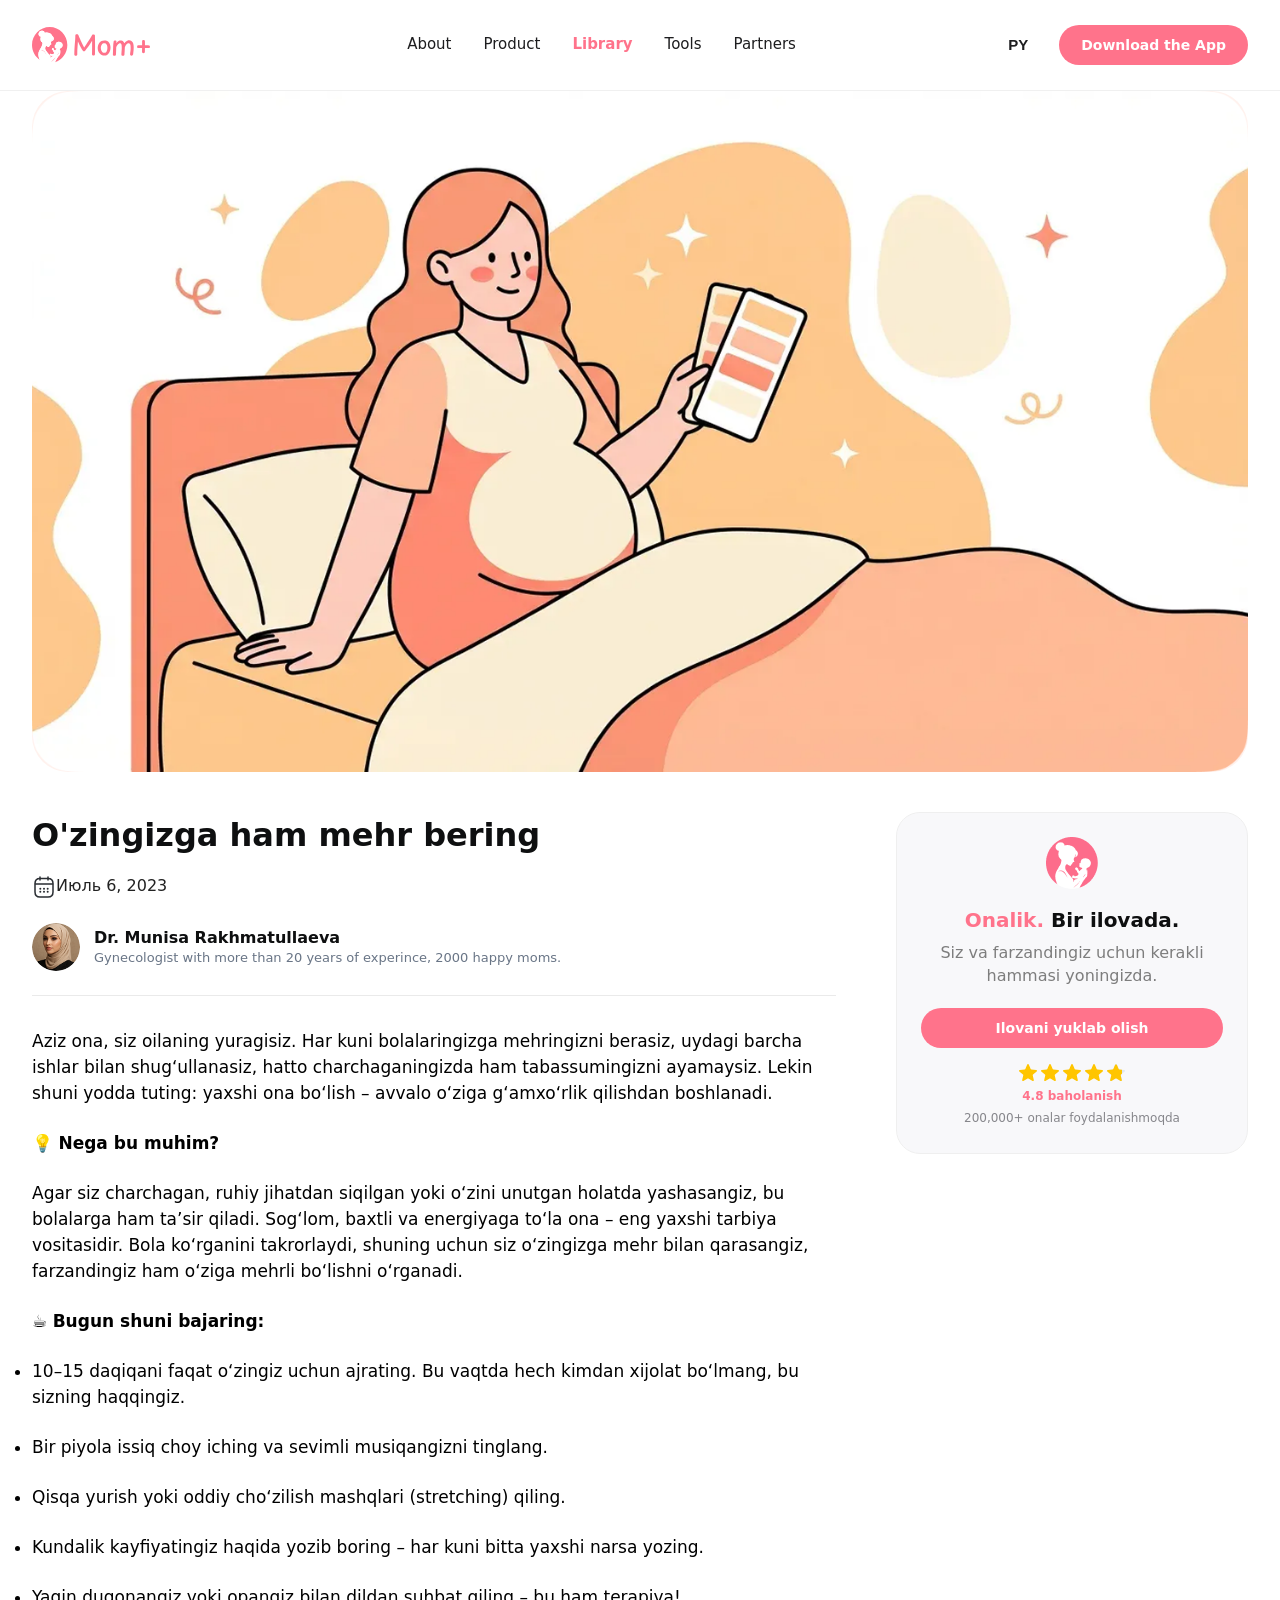
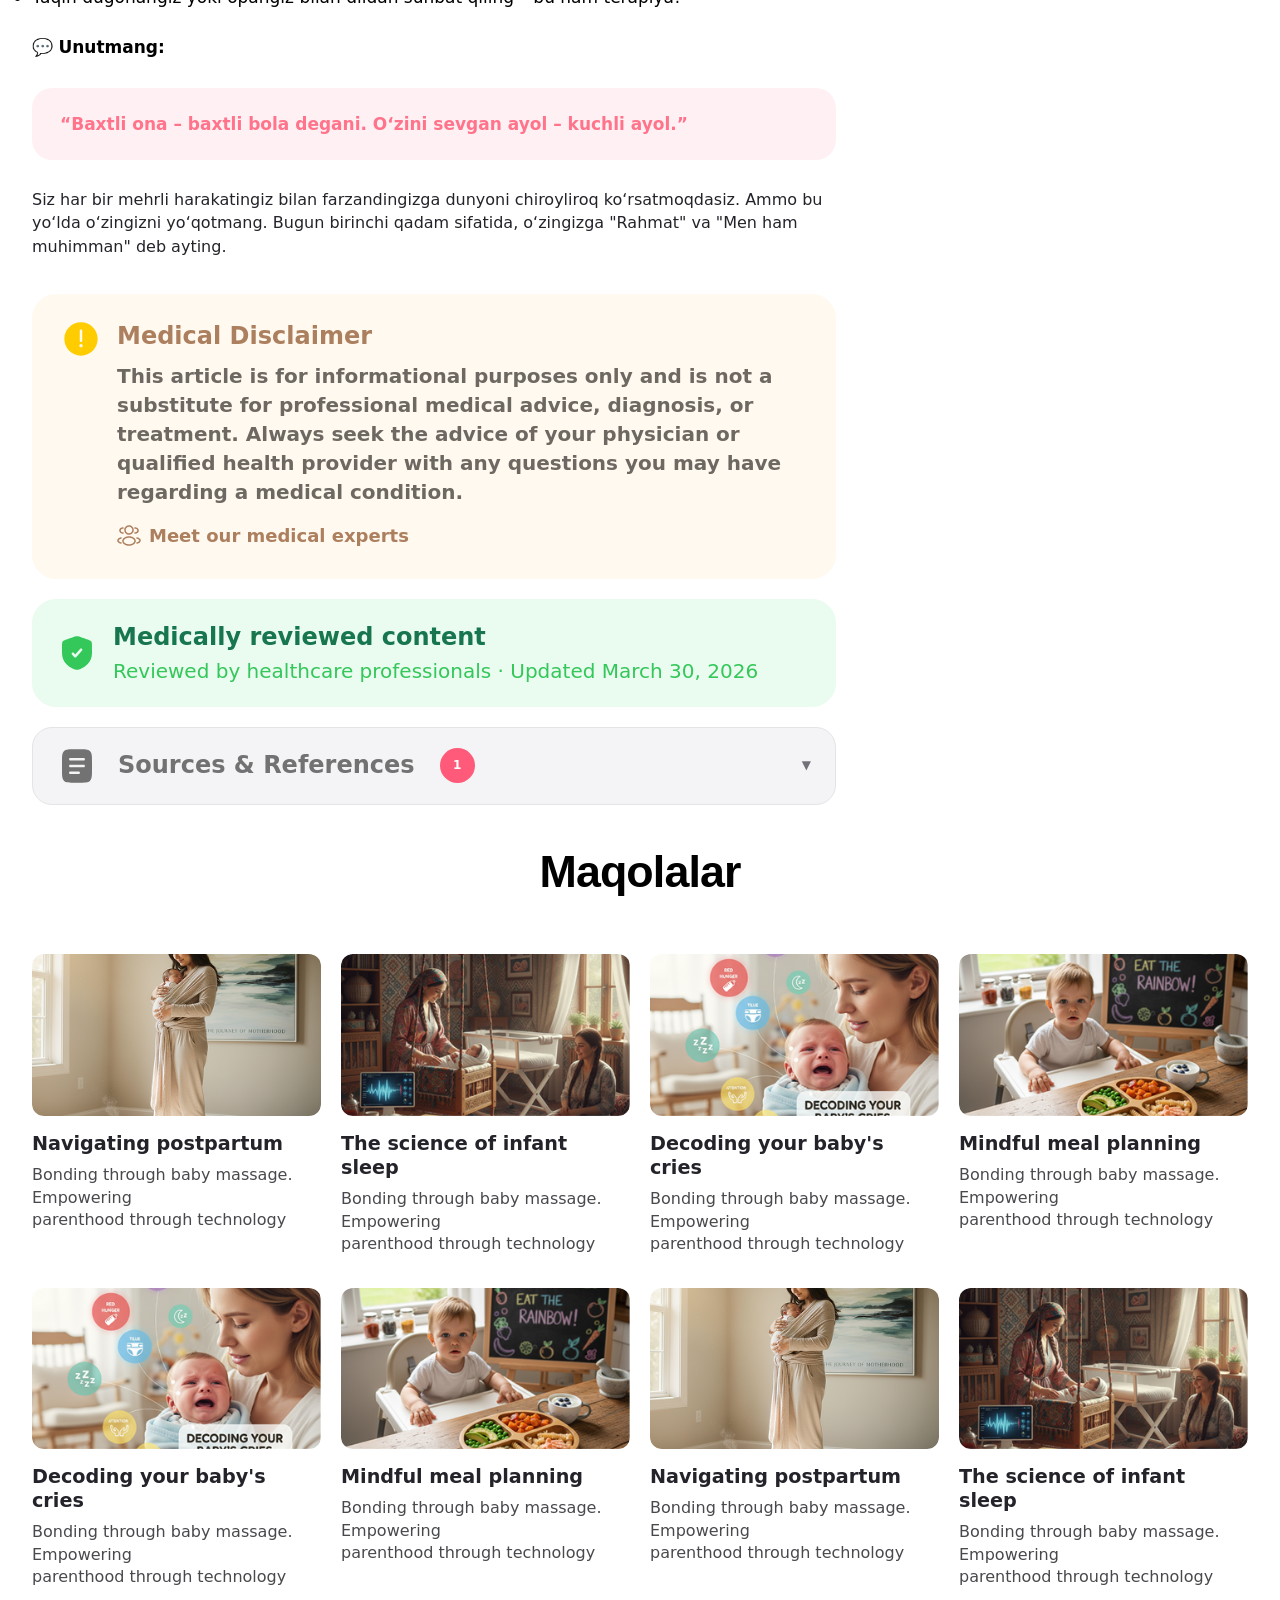
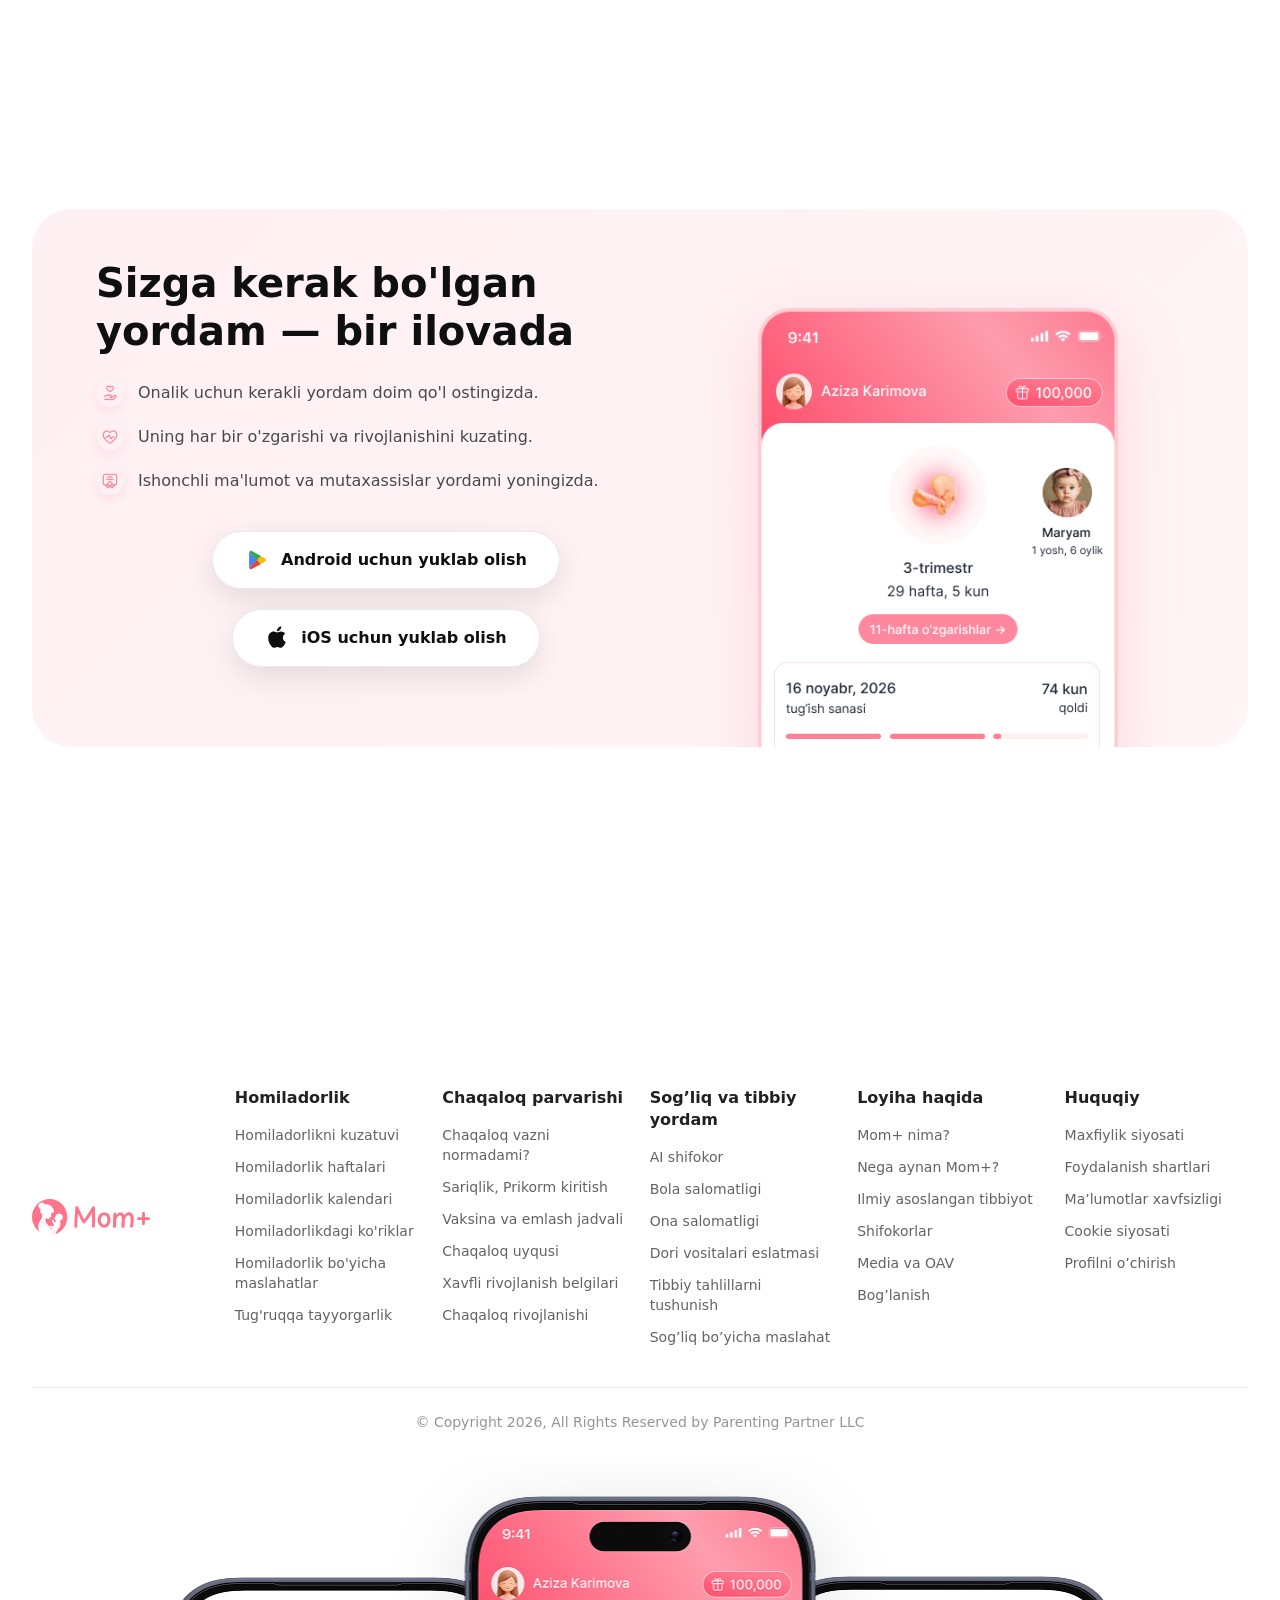
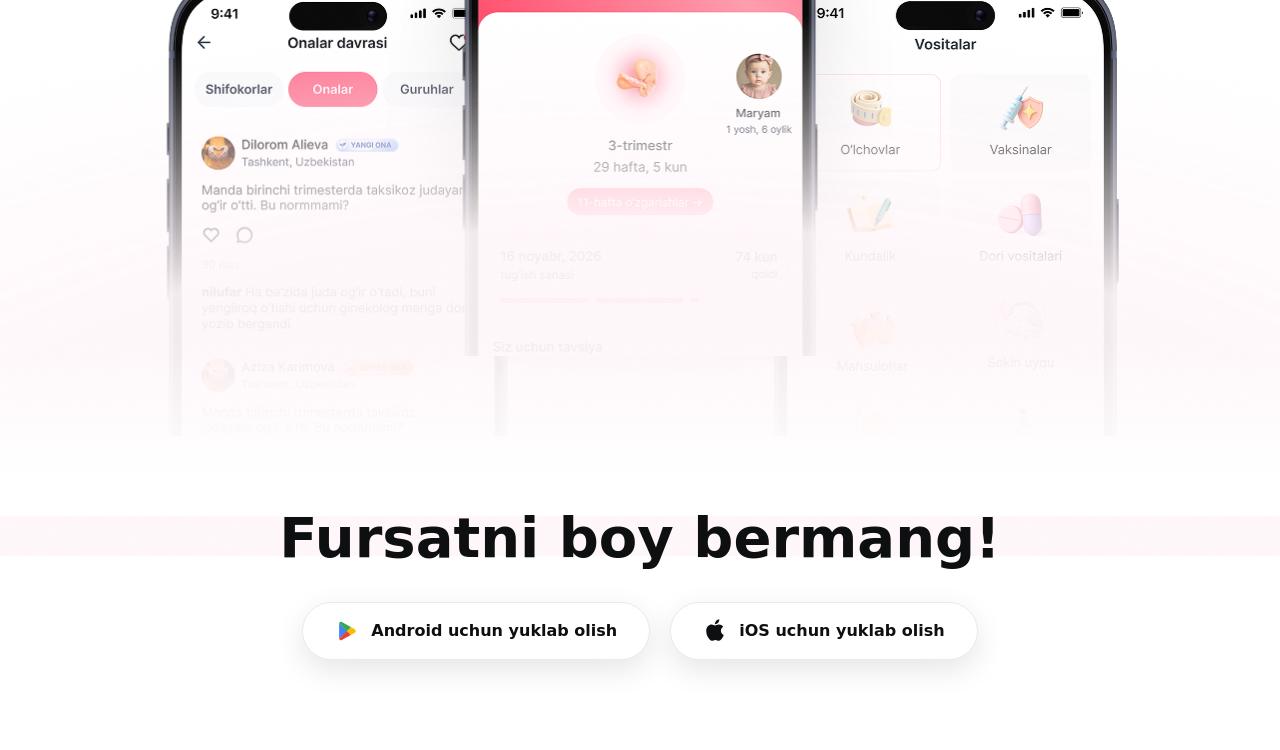
<file: article.html>
<!DOCTYPE html>
<html lang="uz">
<head>
    <meta charset="UTF-8">
    <meta name="viewport" content="width=device-width, initial-scale=1.0">
    <title>Mom+ - O'zingizga ham mehr bering</title>
    <link rel="stylesheet" href="style.css">
</head>
<body>

<header class="blog-header">
    <div class="container nav">
        <a href="index-1.html" class="logo">
            <img src="images/blog-logo.svg" alt="Mom+ Logo">
        </a>

        <nav class="navigation">
            <a href="#">About</a>
            <a href="#">Product</a>
            <a href="blog.html" class="active">Library</a>
            <a href="#">Tools</a>
            <a href="#">Partners</a>            
        </nav>

        <div class="nav-select">
            <select class="custom-select" id="language-select" name="language">
                <option value="uz">UZ</option>
                <option value="ru" selected>PY</option>
                <option value="en">EN</option>
            </select>

            <a href="#download" class="nav-pink-button">
                Download the App
            </a>
        </div>

        <button class="mobile-menu-btn" id="menu-btn" aria-label="Open menu">
            <span></span>
            <span></span>
            <span></span>
        </button>
    </div>

    <div class="mobile-menu" id="mobile-menu">
        <nav class="mobile-nav-links">
            <a href="#">About</a>
            <a href="#">Product</a>
            <a href="blog.html">Library</a>
            <a href="#">Tools</a>
            <a href="#">Partners</a>
        </nav>
        <div class="mobile-menu-footer">
            <a href="#download" class="nav-pink-button mobile-download-btn">Download the App</a>
        </div>
    </div>
</header>

<main class="article-page-main">
    <div class="container container">
        
        <div class="article-hero-img">
            <img src="images/article-hero.png" alt="O'zingizga ham mehr bering">
        </div>

        <div class="article-content-wrapper">
            
            <div class="article-body">
                <h1>O'zingizga ham mehr bering</h1>
                <div class="article-meta-info">
                    <img src="images/calendar.svg" alt=""> <span>Июль 6, 2023</span>
                </div>

                <div class="article-author">
                    <img src="images/author-avatar.png" alt="Dr. Munisa Rakhmatullaeva" class="author-avatar">
                    <div class="author-details">
                        <strong>Dr. Munisa Rakhmatullaeva</strong>
                        <p>Gynecologist with more than 20 years of experince, 2000 happy moms.</p>
                    </div>
                </div>

                <p class="article-lead">
                    Aziz ona, siz oilaning yuragisiz. Har kuni bolalaringizga mehringizni berasiz, uydagi barcha ishlar bilan shug‘ullanasiz, hatto charchaganingizda ham tabassumingizni ayamaysiz. Lekin shuni yodda tuting: yaxshi ona bo‘lish – avvalo o‘ziga g‘amxo‘rlik qilishdan boshlanadi.
                </p>

                <p class="article-lead">💡 <span>Nega bu muhim?</span></p>
                <p class="article-lead">
                    Agar siz charchagan, ruhiy jihatdan siqilgan yoki o‘zini unutgan holatda yashasangiz, bu bolalarga ham ta’sir qiladi. Sog‘lom, baxtli va energiyaga to‘la ona – eng yaxshi tarbiya vositasidir. Bola ko‘rganini takrorlaydi, shuning uchun siz o‘zingizga mehr bilan qarasangiz, farzandingiz ham o‘ziga mehrli bo‘lishni o‘rganadi.
                </p>
                <p class="article-lead">☕ <span>Bugun shuni bajaring:</span></p>
                <ul class=".article-checklist">
                    <li class="article-lead">10–15 daqiqani faqat o‘zingiz uchun ajrating. Bu vaqtda hech kimdan xijolat bo‘lmang, bu sizning haqqingiz. </li>
                    <li class="article-lead">Bir piyola issiq choy iching va sevimli musiqangizni tinglang.</li>
                    <li class="article-lead">Qisqa yurish yoki oddiy cho‘zilish mashqlari (stretching) qiling.</li>
                    <li class="article-lead">Kundalik kayfiyatingiz haqida yozib boring – har kuni bitta yaxshi narsa yozing. </li>
                    <li class="article-lead">Yaqin dugonangiz yoki opangiz bilan dildan suhbat qiling – bu ham terapiya! </li>
                </ul>

                <p class="article-lead">💬 <span>Unutmang:</span></p>
                
                <div class="article-quote-box">
                    <p>“Baxtli ona – baxtli bola degani. O‘zini sevgan ayol – kuchli ayol.”</p>
                </div>

                <p>
                    Siz har bir mehrli harakatingiz bilan farzandingizga dunyoni chiroyliroq ko‘rsatmoqdasiz. Ammo bu yo‘lda o‘zingizni yo‘qotmang. Bugun birinchi qadam sifatida, o‘zingizga "Rahmat" va "Men ham muhimman" deb ayting.
                </p>


                <div class="medical-disclaimer">
                    <div class="disclaimer-icon">
                        <img src="images/exclamation.svg" alt="">
                    </div>
                    <div>
                        <strong>Medical Disclaimer</strong>
                        <p>This article is for informational purposes only and is not a substitute for professional medical advice, diagnosis, or treatment. Always seek the advice of your physician or qualified health provider with any questions you may have regarding a medical condition.</p>
                        <a href="#" class="disclaimer-link">
                            <img src="images/two-rounded.png" alt=""> Meet our medical experts
                        </a>
                    </div>
                </div>

                <div class="medical-reviewed-badge">
                    <span class="check-green">
                        <img src="images/Heavy.svg" alt="">
                    </span>
                    <div>
                        <strong>Medically reviewed content</strong>
                        <p>Reviewed by healthcare professionals · Updated March 30, 2026</p>
                    </div>
                </div>

                <div class="accordion-sources">
                    <div class="accordion-header">
                        <span class="sources-title">
                            <img src="images/Document.svg" alt=""> Sources & References
                            <span class="sources-badge">1</span>
                        </span>
                        <span class="accordion-arrow">▼</span>
                    </div>
                </div>

            </div>

            <div class="article-sidebar">
                <div class="sidebar-app-card">
                    <div class="sidebar-app-icon">
                        <img src="images/artical-logo.png" alt="Mom+">
                    </div>
                    <h3><span>Onalik.</span> Bir ilovada.</h3>
                    <p>Siz va farzandingiz uchun kerakli hammasi yoningizda.</p>
                    <a href="#download" class="nav-pink-button sidebar-btn">Ilovani yuklab olish</a>
                    <div class="sidebar-stars">
                        <img src="images/artical-star.svg" alt="">
                                <p>4.8 baholanish</p>
                        <span>200,000+ onalar foydalanishmoqda</span>
                    </div>
                </div>
            </div>

        </div>

    </div>
</main>

<section class="section related-articles-section">
    <div class="container">
        <h2 class="section-title">Maqolalar</h2>
        <div class="articles-grid">
            <article class="article">
                <div class="article-image">
                    <img
                        src="images/article-1.png"
                        alt="Navigating postpartum"
                    >
                </div>

                <h3>
                    Navigating postpartum
                </h3>
                <p>
                    Bonding through baby massage. Empowering <br> parenthood through technology
                </p>
            </article>
            <article class="article">
                <div class="article-image">
                    <img
                        src="images/article-2.png"
                        alt="Navigating postpartum"
                    >
                </div>

                <h3>
                    The science of infant sleep
                </h3>
                <p>
                    Bonding through baby massage. Empowering <br> parenthood through technology
                </p>
            </article>
            <article class="article">
                <div class="article-image">
                    <img
                        src="images/article-3.png"
                        alt="Navigating postpartum"
                    >
                </div>

                <h3>
                    Decoding your baby's cries
                </h3>
                <p>
                    Bonding through baby massage. Empowering <br> parenthood through technology
                </p>
            </article>
            <article class="article">
                <div class="article-image">
                    <img
                        src="images/article-4.png"
                        alt="Navigating postpartum"
                    >
                </div>

                <h3>
                    Mindful meal planning
                </h3>
                <p>
                    Bonding through baby massage. Empowering <br> parenthood through technology
                </p>
            </article>

            <article class="article article-none">
                <div class="article-image">
                    <img
                        src="images/article-3.png"
                        alt="Navigating postpartum"
                    >
                </div>

                <h3>
                    Decoding your baby's cries
                </h3>
                <p>
                    Bonding through baby massage. Empowering <br> parenthood through technology
                </p>
            </article>
            <article class="article article-none">
                <div class="article-image">
                    <img
                        src="images/article-4.png"
                        alt="Navigating postpartum"
                    >
                </div>

                <h3>
                    Mindful meal planning
                </h3>
                <p>
                    Bonding through baby massage. Empowering <br> parenthood through technology
                </p>
            </article>
            <article class="article article-none">
                <div class="article-image">
                    <img
                        src="images/article-1.png"
                        alt="Navigating postpartum"
                    >
                </div>

                <h3>
                    Navigating postpartum
                </h3>
                <p>
                    Bonding through baby massage. Empowering <br> parenthood through technology
                </p>
            </article>
            <article class="article article-none">
                <div class="article-image">
                    <img
                        src="images/article-2.png"
                        alt="Navigating postpartum"
                    >
                </div>

                <h3>
                    The science of infant sleep
                </h3>
                <p>
                    Bonding through baby massage. Empowering <br> parenthood through technology
                </p>
            </article>
        </div>
    </div>
</section>

<section class="section app-promo-section">
    <div class="container">
        <div class="app-promo-card">
            <div class="app-promo-content">
                <h2>Sizga kerak bo'lgan yordam — bir ilovada</h2>
                <ul class="promo-benefits">
                    <li>
                        <span class="benefit-icon"><img src="images/blog-icon-1.png" alt=""></span>
                        Onalik uchun kerakli yordam doim qo'l ostingizda.
                    </li>
                    <li>
                        <span class="benefit-icon"><img src="images/blog-icon-2.png" alt=""></span>
                        Uning har bir o'zgarishi va rivojlanishini kuzating.
                    </li>
                    <li>
                        <span class="benefit-icon"><img src="images/blog-icon-3.png" alt=""></span>
                        Ishonchli ma'lumot va mutaxassislar yordami yoningizda.
                    </li>
                </ul>
                <div class="download-buttons">
                    <a href="#" class="download-button">
                        <img class="download-icon" src="images/play-market.svg" alt="Google Play">
                        <span>Android uchun yuklab olish</span>
                    </a>
                    <a href="#" class="download-button">
                        <img class="download-icon" src="images/apple.svg" alt="App Store">
                        <span>iOS uchun yuklab olish</span>
                    </a>
                </div>
            </div>

            <div class="app-promo-phone">
                <img src="images/blog.png" alt="Mom+ App">
            </div>
        </div>
    </div>
</section>

<footer class="footer">
    <div class="container">
        <div class="footer-top">
            <div class="logo">
                <img src="images/blog-logo.svg" alt="Mom+ Logo">
            </div>

            <div class="footer-grid">
                <div class="footer-column">
                    <div class="footer-column-title">
                        <strong>Homiladorlik</strong>
                        <span class="chevron"></span>
                    </div>
                    <div class="footer-column-links">
                        <a href="#">Homiladorlikni kuzatuvi</a>
                        <a href="#">Homiladorlik haftalari</a>
                        <a href="#">Homiladorlik kalendari</a>
                        <a href="#">Homiladorlikdagi ko'riklar</a>
                        <a href="#">Homiladorlik bo'yicha maslahatlar</a>
                        <a href="#">Tug'ruqqa tayyorgarlik</a>
                    </div>
                </div>

                <div class="footer-column">
                    <div class="footer-column-title">
                        <strong>Chaqaloq parvarishi</strong>
                        <span class="chevron"></span>
                    </div>
                    <div class="footer-column-links">
                        <a href="#">Chaqaloq vazni normadami?</a>
                        <a href="#">Sariqlik, Prikorm kiritish</a>
                        <a href="#">Vaksina va emlash jadvali</a>
                        <a href="#">Chaqaloq uyqusi</a>
                        <a href="#">Xavfli rivojlanish belgilari</a>
                        <a href="#">Chaqaloq rivojlanishi</a>
                    </div>
                </div>

                <div class="footer-column">
                    <div class="footer-column-title">
                        <strong>Sog’liq va tibbiy yordam</strong>
                        <span class="chevron"></span>
                    </div>
                    <div class="footer-column-links">
                        <a href="#">AI shifokor</a>
                        <a href="#">Bola salomatligi</a>
                        <a href="#">Ona salomatligi</a>
                        <a href="#">Dori vositalari eslatmasi</a>
                        <a href="#">Tibbiy tahlillarni tushunish</a>
                        <a href="#">Sog’liq bo’yicha maslahat</a>
                    </div>
                </div>

                <div class="footer-column">
                    <div class="footer-column-title">
                        <strong>Loyiha haqida</strong>
                        <span class="chevron"></span>
                    </div>
                    <div class="footer-column-links">
                        <a href="#">Mom+ nima?</a>
                        <a href="#">Nega aynan Mom+?</a>
                        <a href="#">Ilmiy asoslangan tibbiyot</a>
                        <a href="#">Shifokorlar</a>
                        <a href="#">Media va OAV</a>
                        <a href="#">Bog’lanish</a>
                    </div>
                </div>

                <div class="footer-column">
                    <div class="footer-column-title">
                        <strong>Huquqiy</strong>
                        <span class="chevron"></span>
                    </div>
                    <div class="footer-column-links">
                        <a href="#">Maxfiylik siyosati</a>
                        <a href="#">Foydalanish shartlari</a>
                        <a href="#">Ma’lumotlar xavfsizligi</a>
                        <a href="#">Cookie siyosati</a>
                        <a href="#">Profilni o’chirish</a>
                    </div>
                </div>
            </div>
        </div>

        <p class="copyright-text">© Copyright 2026, All Rights Reserved by Parenting Partner LLC</p>
    </div>

    <div class="download-section" id="download">
        <div class="download-phones">
            <div class="bottom-phone">
                <img class="phone-left" src="images/dowload-left.png" alt="Mockup Left">
                <img class="phone-right" src="images/dowload-right.png" alt="Mockup Right">
                <img class="phone-center" src="images/dowload-center.png" alt="Mockup Center">
                <img class="phone-clouds" src="images/dowload-clouds.png" alt="Clouds Background">
            </div>
            <div class="fade-overlay"></div>
        </div>

        <div class="download-content">
            <h2>Fursatni boy bermang!</h2>
            <div class="download-buttons">
                <a href="#" class="download-button">
                    <img src="images/play-market.svg" alt="Google Play">
                    <span>Android uchun yuklab olish</span>
                </a>
                <a href="#" class="download-button">
                    <img src="images/apple.svg" alt="App Store">
                    <span>iOS uchun yuklab olish</span>
                </a>
            </div>
        </div>
    </div>
</footer>

<script>
    const menuBtn = document.getElementById('menu-btn');
    const mobileMenu = document.getElementById('mobile-menu');

    menuBtn.addEventListener('click', () => {
        menuBtn.classList.toggle('active');
        mobileMenu.classList.toggle('open');
    });

    document.querySelectorAll('.footer-column-title').forEach(title => {
        title.addEventListener('click', function () {
            if (window.innerWidth <= 768) {
                this.closest('.footer-column').classList.toggle('active');
            }
        });
    });
</script>
</body>
</html>
</file>
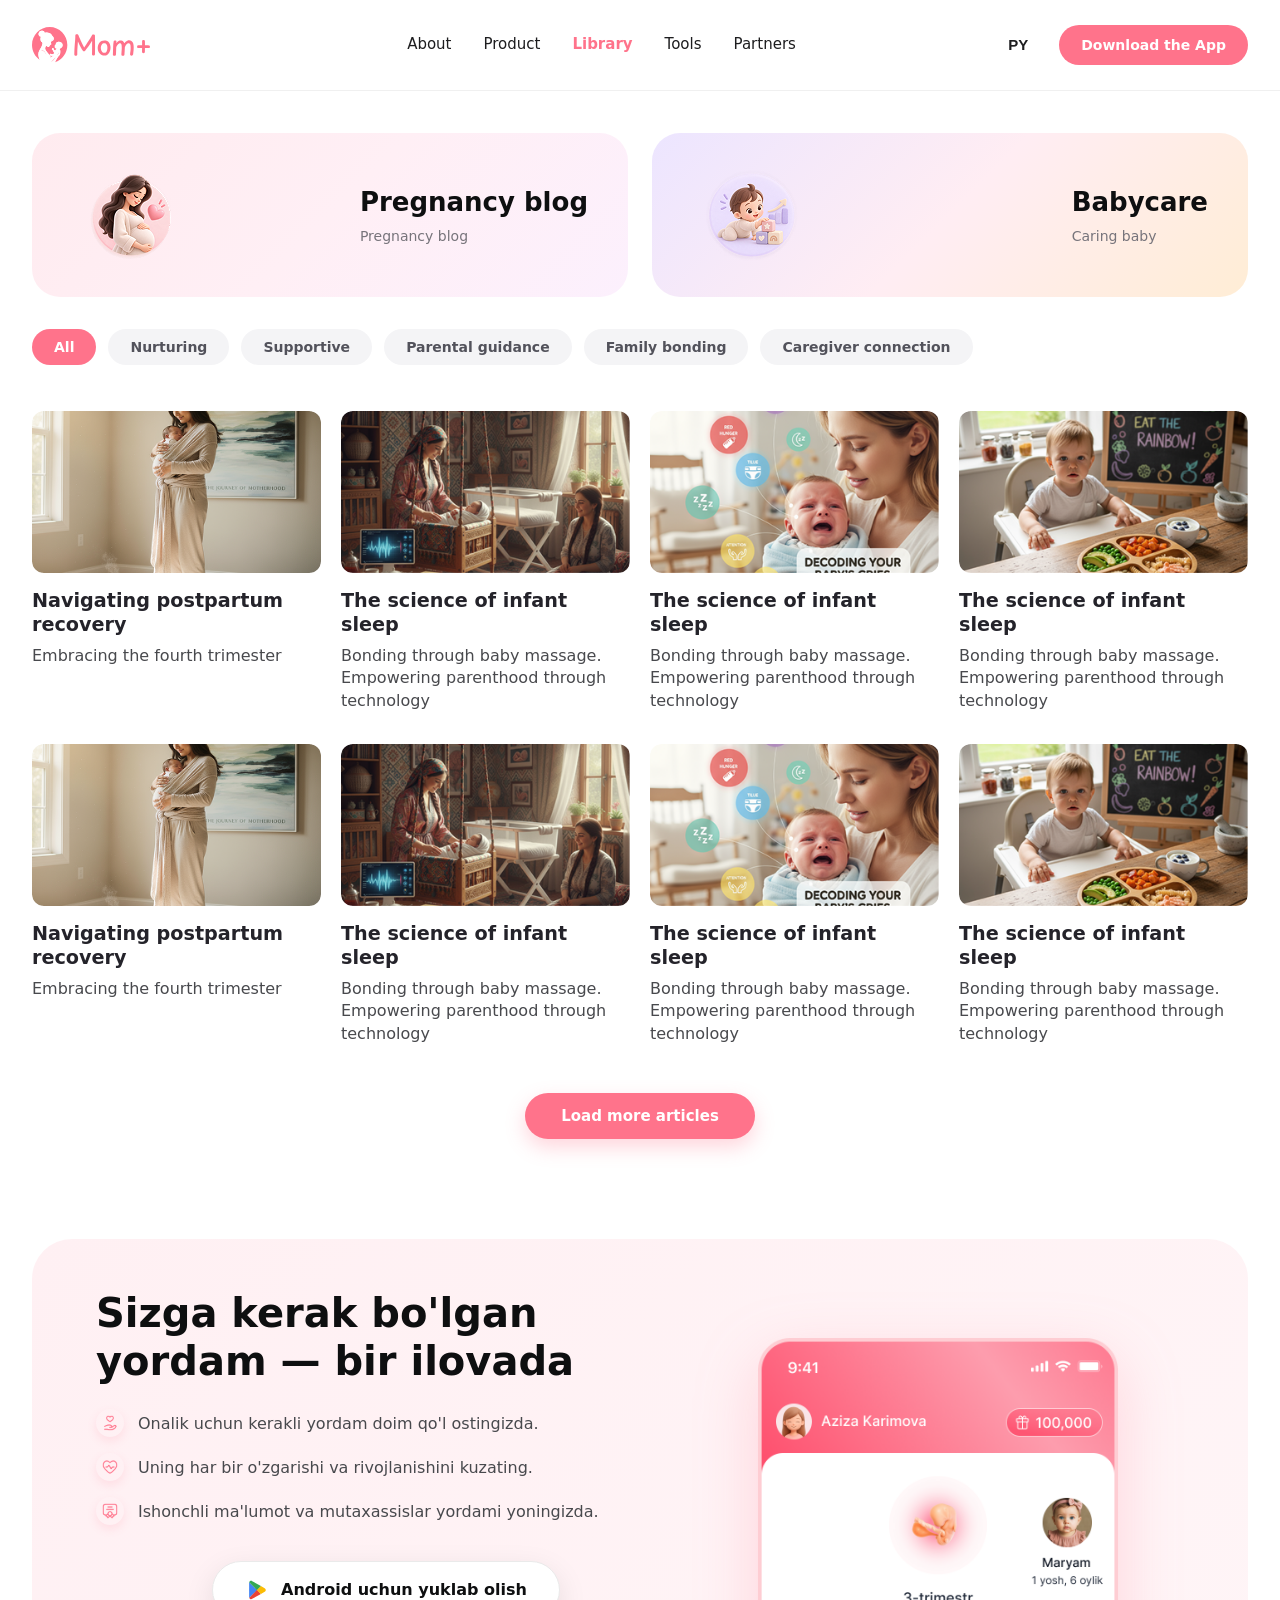
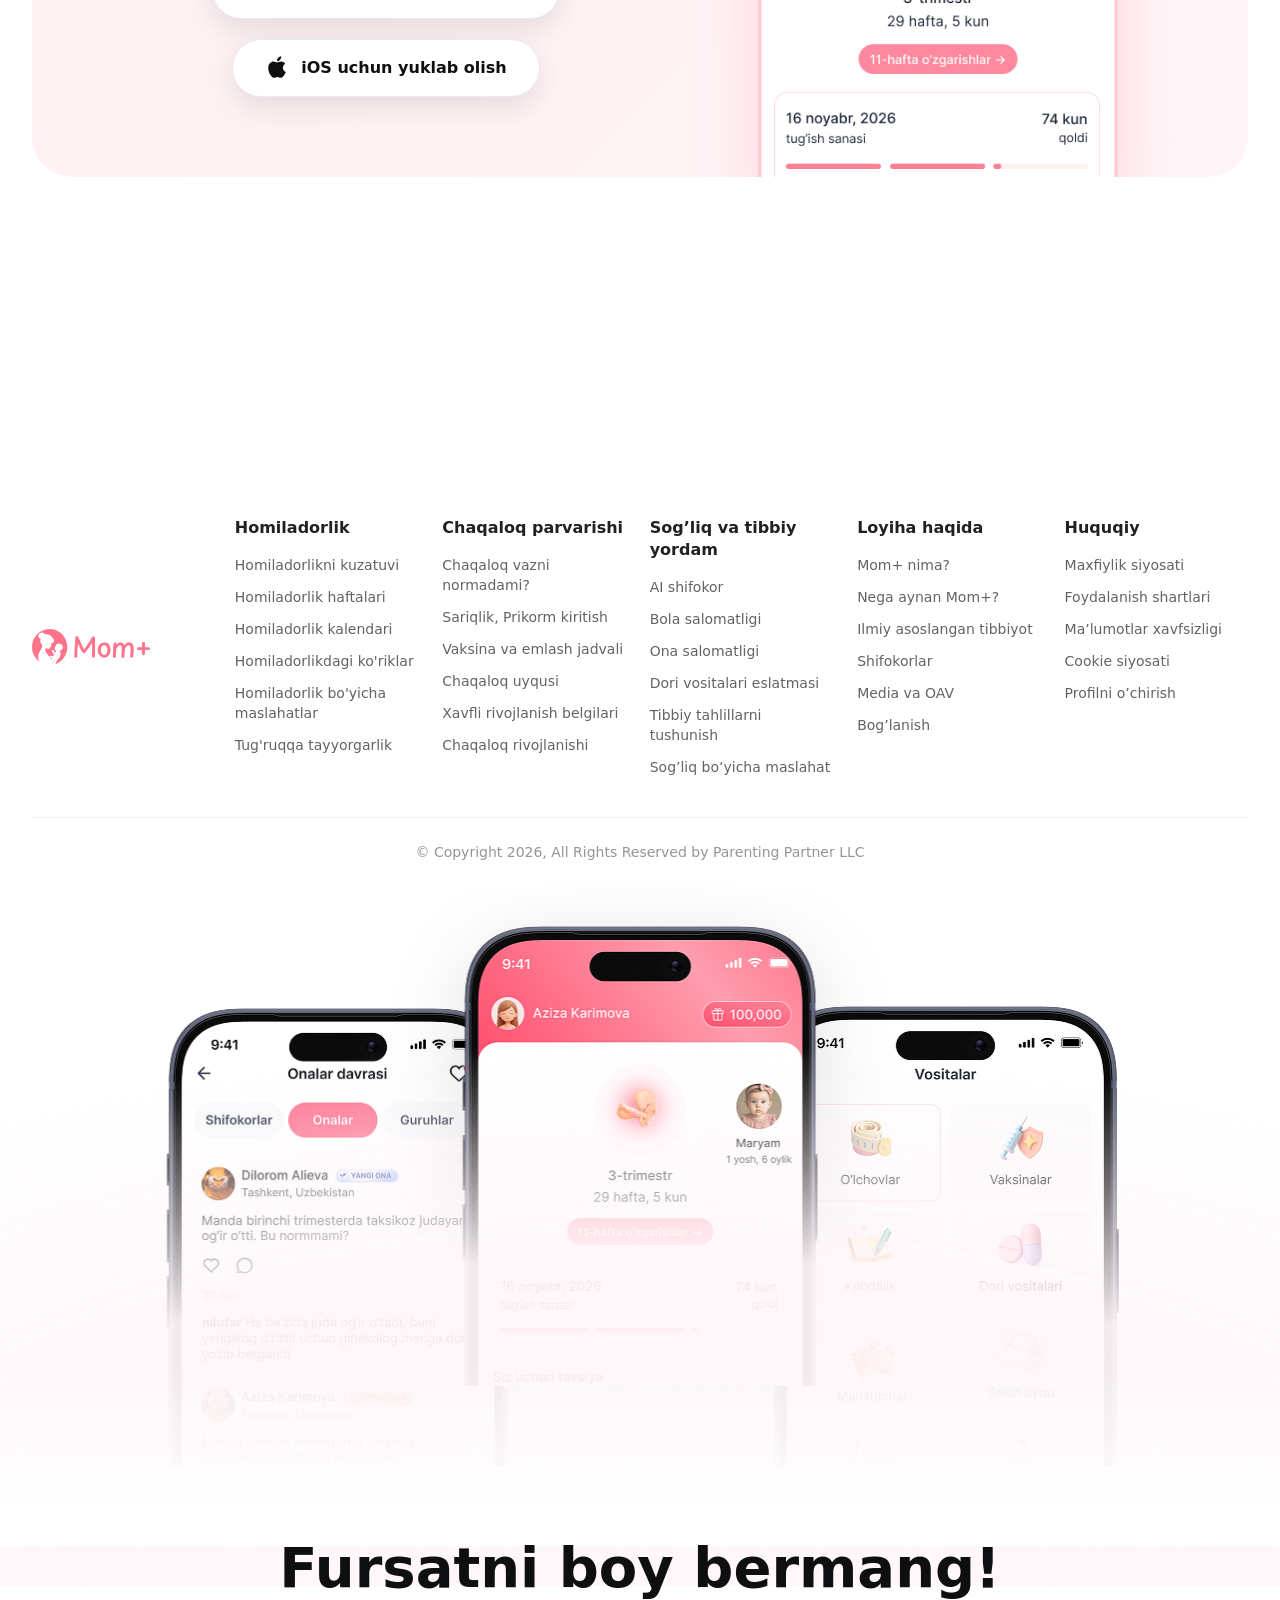
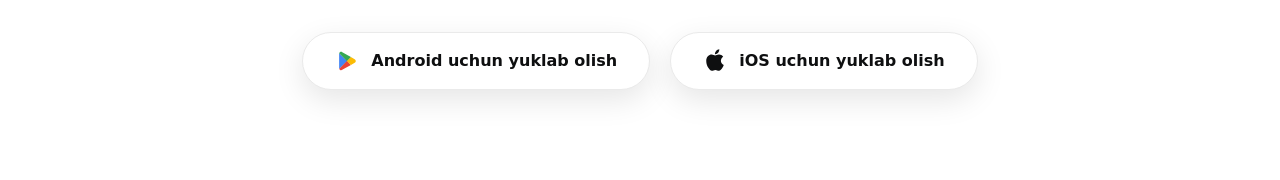
<file: blog.html>
<!DOCTYPE html>
<html lang="uz">
<head>
    <meta charset="UTF-8">
    <meta name="viewport" content="width=device-width, initial-scale=1.0">
    <title>Mom+ - Library / O'rganamiz</title>
    <link rel="stylesheet" href="style.css">
</head>
<body>

<header class="blog-header">
    <div class="container nav">
        <a href="index-1.html" class="logo">
            <img src="images/blog-logo.svg" alt="Mom+ Logo">
        </a>

        <nav class="navigation">
            <a href="#">About</a>
            <a href="#">Product</a>
            <a href="#" class="active">Library</a>
            <a href="#">Tools</a>
            <a href="#">Partners</a>            
        </nav>

        <div class="nav-select">
            <select class="custom-select" id="language-select" name="language">
                <option value="uz">UZ</option>
                <option value="ru" selected>PY</option>
                <option value="en">EN</option>
            </select>

            <a href="#download" class="nav-pink-button">
                Download the App
            </a>
        </div>

        <button class="mobile-menu-btn" id="menu-btn" aria-label="Open menu">
            <span></span>
            <span></span>
            <span></span>
        </button>
    </div>

    <div class="mobile-menu" id="mobile-menu">
        <nav class="mobile-nav-links">
            <a href="#">About</a>
            <a href="#">Product</a>
            <a href="#" class="active">Library</a>
            <a href="#">Tools</a>
            <a href="#">Partners</a>
        </nav>
        <div class="mobile-menu-footer">
            <a href="#download" class="nav-pink-button mobile-download-btn">Download the App</a>
        </div>
    </div>
</header>

<main class="blog-main">
    <div class="container">
        
        <div class="blog-top-banners">
            <div class="top-banner-card pink-banner">
                <div class="banner-img">
                    <img src="images/blog-pregnancy.png" alt="Pregnancy blog">
                </div>
                <div class="banner-text">
                    <h3>Pregnancy blog</h3>
                    <p>Pregnancy blog</p>
                </div>
            </div>

            <div class="top-banner-card purple-banner">
                <div class="banner-img">
                    <img src="images/blog-babycare.png" alt="Babycare">
                </div>
                <div class="banner-text">
                    <h3>Babycare</h3>
                    <p>Caring baby</p>
                </div>
            </div>
        </div>

        <div class="blog-filters">
            <button class="filter-btn active">All</button>
            <button class="filter-btn">Nurturing</button>
            <button class="filter-btn">Supportive</button>
            <button class="filter-btn">Parental guidance</button>
            <button class="filter-btn">Family bonding</button>
            <button class="filter-btn">Caregiver connection</button>
        </div>

        <div class="articles-grid">
            <article class="article">
                <div class="article-image">
                    <img src="images/article-1.png" alt="Navigating postpartum">
                </div>
                <h3>Navigating postpartum recovery</h3>
                <p>Embracing the fourth trimester</p>
            </article>

            <article class="article">
                <div class="article-image">
                    <img src="images/article-2.png" alt="The science of infant sleep">
                </div>
                <h3>The science of infant sleep</h3>
                <p>Bonding through baby massage. Empowering parenthood through technology</p>
            </article>

            <article class="article">
                <div class="article-image">
                    <img src="images/article-3.png" alt="The science of infant sleep">
                </div>
                <h3>The science of infant sleep</h3>
                <p>Bonding through baby massage. Empowering parenthood through technology</p>
            </article>

            <article class="article">
                <div class="article-image">
                    <img src="images/article-4.png" alt="The science of infant sleep">
                </div>
                <h3>The science of infant sleep</h3>
                <p>Bonding through baby massage. Empowering parenthood through technology</p>
            </article>

            <article class="article">
                <div class="article-image">
                    <img src="images/article-1.png" alt="Navigating postpartum">
                </div>
                <h3>Navigating postpartum recovery</h3>
                <p>Embracing the fourth trimester</p>
            </article>

            <article class="article">
                <div class="article-image">
                    <img src="images/article-2.png" alt="The science of infant sleep">
                </div>
                <h3>The science of infant sleep</h3>
                <p>Bonding through baby massage. Empowering parenthood through technology</p>
            </article>

            <article class="article">
                <div class="article-image">
                    <img src="images/article-3.png" alt="The science of infant sleep">
                </div>
                <h3>The science of infant sleep</h3>
                <p>Bonding through baby massage. Empowering parenthood through technology</p>
            </article>

            <article class="article">
                <div class="article-image">
                    <img src="images/article-4.png" alt="The science of infant sleep">
                </div>
                <h3>The science of infant sleep</h3>
                <p>Bonding through baby massage. Empowering parenthood through technology</p>
            </article>
        </div>

        <div class="load-more-container">
            <button class="load-more-btn">Load more articles</button>
        </div>

    </div>
</main>

<section class="section app-promo-section">
    <div class="container">
        <div class="app-promo-card">
            <div class="app-promo-content">
                <h2>Sizga kerak bo'lgan yordam — bir ilovada</h2>
                <ul class="promo-benefits">
                    <li>
                        <span class="benefit-icon">
                            <img src="images/blog-icon-1.png" alt="">
                        </span>
                        Onalik uchun kerakli yordam doim qo'l ostingizda.
                    </li>
                    <li>
                        <span class="benefit-icon">
                            <img src="images/blog-icon-2.png" alt="">
                        </span>
                        Uning har bir o'zgarishi va rivojlanishini kuzating.
                    </li>
                    <li>
                        <span class="benefit-icon">
                            <img src="images/blog-icon-3.png" alt="">
                        </span>
                        Ishonchli ma'lumot va mutaxassislar yordami yoningizda.
                    </li>
                </ul>
                <div class="download-buttons">
                    <a href="#" class="download-button">
                        <img class="download-icon" src="images/play-market.svg" alt="Google Play">
                        <span>Android uchun yuklab olish</span>
                    </a>
                    <a href="#" class="download-button">
                        <img class="download-icon" src="images/apple.svg" alt="App Store">
                        <span>iOS uchun yuklab olish</span>
                    </a>
                </div>
            </div>

            <div class="app-promo-phone">
                <img src="images/blog.png" alt="Mom+ App">
            </div>
        </div>
    </div>
</section>

<footer class="footer">
    <div class="container">
        <div class="footer-top">
            <div class="logo">
                <img src="images/blog-logo.svg" alt="Mom+ Logo">
            </div>

            <div class="footer-grid">
                <div class="footer-column">
                    <div class="footer-column-title">
                        <strong>Homiladorlik</strong>
                        <span class="chevron"></span>
                    </div>
                    <div class="footer-column-links">
                        <a href="#">Homiladorlikni kuzatuvi</a>
                        <a href="#">Homiladorlik haftalari</a>
                        <a href="#">Homiladorlik kalendari</a>
                        <a href="#">Homiladorlikdagi ko'riklar</a>
                        <a href="#">Homiladorlik bo'yicha maslahatlar</a>
                        <a href="#">Tug'ruqqa tayyorgarlik</a>
                    </div>
                </div>

                <div class="footer-column">
                    <div class="footer-column-title">
                        <strong>Chaqaloq parvarishi</strong>
                        <span class="chevron"></span>
                    </div>
                    <div class="footer-column-links">
                        <a href="#">Chaqaloq vazni normadami?</a>
                        <a href="#">Sariqlik, Prikorm kiritish</a>
                        <a href="#">Vaksina va emlash jadvali</a>
                        <a href="#">Chaqaloq uyqusi</a>
                        <a href="#">Xavfli rivojlanish belgilari</a>
                        <a href="#">Chaqaloq rivojlanishi</a>
                    </div>
                </div>

                <div class="footer-column">
                    <div class="footer-column-title">
                        <strong>Sog’liq va tibbiy yordam</strong>
                        <span class="chevron"></span>
                    </div>
                    <div class="footer-column-links">
                        <a href="#">AI shifokor</a>
                        <a href="#">Bola salomatligi</a>
                        <a href="#">Ona salomatligi</a>
                        <a href="#">Dori vositalari eslatmasi</a>
                        <a href="#">Tibbiy tahlillarni tushunish</a>
                        <a href="#">Sog’liq bo’yicha maslahat</a>
                    </div>
                </div>

                <div class="footer-column">
                    <div class="footer-column-title">
                        <strong>Loyiha haqida</strong>
                        <span class="chevron"></span>
                    </div>
                    <div class="footer-column-links">
                        <a href="#">Mom+ nima?</a>
                        <a href="#">Nega aynan Mom+?</a>
                        <a href="#">Ilmiy asoslangan tibbiyot</a>
                        <a href="#">Shifokorlar</a>
                        <a href="#">Media va OAV</a>
                        <a href="#">Bog’lanish</a>
                    </div>
                </div>

                <div class="footer-column">
                    <div class="footer-column-title">
                        <strong>Huquqiy</strong>
                        <span class="chevron"></span>
                    </div>
                    <div class="footer-column-links">
                        <a href="#">Maxfiylik siyosati</a>
                        <a href="#">Foydalanish shartlari</a>
                        <a href="#">Ma’lumotlar xavfsizligi</a>
                        <a href="#">Cookie siyosati</a>
                        <a href="#">Profilni o’chirish</a>
                    </div>
                </div>
            </div>
        </div>

        <p class="copyright-text">© Copyright 2026, All Rights Reserved by Parenting Partner LLC</p>
    </div>

    <div class="download-section" id="download">
        <div class="download-phones">
            <div class="bottom-phone">
                <img class="phone-left" src="images/dowload-left.png" alt="Mockup Left">
                <img class="phone-right" src="images/dowload-right.png" alt="Mockup Right">
                <img class="phone-center" src="images/dowload-center.png" alt="Mockup Center">
                <img class="phone-clouds" src="images/dowload-clouds.png" alt="Clouds Background">
            </div>
            <div class="fade-overlay"></div>
        </div>

        <div class="download-content">
            <h2>Fursatni boy bermang!</h2>
            <div class="download-buttons">
                <a href="#" class="download-button">
                    <img src="images/play-market.svg" alt="Google Play">
                    <span>Android uchun yuklab olish</span>
                </a>
                <a href="#" class="download-button">
                    <img src="images/apple.svg" alt="App Store">
                    <span>iOS uchun yuklab olish</span>
                </a>
            </div>
        </div>
    </div>
</footer>

<script>
    const menuBtn = document.getElementById('menu-btn');
    const mobileMenu = document.getElementById('mobile-menu');

    menuBtn.addEventListener('click', () => {
        menuBtn.classList.toggle('active');
        mobileMenu.classList.toggle('open');
    });

    const filterBtns = document.querySelectorAll('.filter-btn');
    filterBtns.forEach(btn => {
        btn.addEventListener('click', () => {
            filterBtns.forEach(b => b.classList.remove('active'));
            btn.classList.add('active');
        });
    });

    document.querySelectorAll('.footer-column-title').forEach(title => {
        title.addEventListener('click', function () {
            if (window.innerWidth <= 768) {
                this.closest('.footer-column').classList.toggle('active');
            }
        });
    });
</script>
</body>
</html>
</file>
<file: style.css>
* {
    box-sizing: border-box;
    margin: 0;
    padding: 0;
}

:root {
    --pink: #FF738B;
    --pink-dark: #e84c76;
    --dark: #24232a;
    --gray: #77747b;
    --light-gray: #eeeeee;
}

:root {
    --pink-color: #FF5A79;
    --card-bg: #F5F5F7;
    --text-color: #1D1D1F;
    --store-blue: #0081FF;
    --subtext-color: #86868B;
}


html {
    scroll-behavior: smooth;
}

body {
    font-family:
        Arial,
        Helvetica,
        sans-serif;

    color: var(--dark);
    background: #ffffff;

    line-height: 1.45;
}

img {
    max-width: 100%;
}

a {
    text-decoration: none;
    color: inherit;
}

button {
    font-family: inherit;
}

.container {
    max-width: 1440px;
    padding-left: 240px;
    padding-right: 240px;
}

* {
    box-sizing: border-box;
    margin: 0;
    padding: 0;
}

body {
    font-family: 'Inter', system-ui, -apple-system, sans-serif;
}

.container {
    max-width: 1240px;
    margin: 0 auto;
    padding: 0 20px;
}

.header {
    width: 100%;            
    position: relative;     
    overflow: hidden;
    text-align: center;
    color: #ffffff;
    background: linear-gradient(180deg, #FF6B81 0%, #FF738B 100%);
    margin-bottom: 200px;
}

.nav {
    height: 90px;
    display: flex;
    align-items: center;
    justify-content: space-between;
    position: relative;
    z-index: 30;
}

.logo {
    display: flex;
    align-items: center;
    text-decoration: none;
    flex-shrink: 0;
}

.logo img {
    height: 36px;
    width: auto;
}

.navigation {
    display: flex;
    align-items: center;
    gap: 32px;
}

.navigation a {
    color: #FFFFFF;
    font-size: 15px;
    font-weight: 500;
    text-decoration: none;
    transition: opacity .2s ease;
    white-space: nowrap;
}

.navigation a:hover {
    opacity: 0.8;
}

.nav-select {
    display: flex;
    align-items: center;
    gap: 20px;
    flex-shrink: 0;
}

.custom-select {
    appearance: none;
    -webkit-appearance: none;
    background: transparent;
    border: none;
    outline: none;
    font-size: 15px;
    font-weight: 600;
    cursor: pointer;
    color: #FFFFFF;
    padding-right: 10px;
}

.custom-select option {
    background-color: #FF738B; 
    color: #fff;            
}

.nav-button {
    padding: 12px 24px;
    font-size: 15px;
    background: #ffffff;
    color: #FF6B81;
    border-radius: 30px;
    font-weight: 700;
    text-decoration: none;
    white-space: nowrap;
    transition: transform .2s ease, box-shadow .2s ease;
}

.nav-button:hover {
    transform: translateY(-2px);
    box-shadow: 0 6px 20px rgba(0, 0, 0, 0.1);
}

.mobile-menu-btn {
    display: none;
    width: 42px;
    height: 42px;
    border-radius: 50%;
    background: #FF5572;
    backdrop-filter: blur(10px);
    -webkit-backdrop-filter: blur(10px);
    border: 1px solid rgba(255, 255, 255, 0.3);
    cursor: pointer;
    flex-direction: column;
    align-items: center;
    justify-content: center;
    gap: 5px;
    z-index: 100;
}

.mobile-menu-btn span {
    display: block;
    width: 18px;
    height: 2px;
    background-color: #ffffff;
    border-radius: 2px;
    transition: all 0.3s ease;
}

.mobile-menu-btn.active span:nth-child(1) {
    transform: translateY(7px) rotate(45deg);
}
.mobile-menu-btn.active span:nth-child(2) {
    opacity: 0;
}
.mobile-menu-btn.active span:nth-child(3) {
    transform: translateY(-7px) rotate(-45deg);
}

.mobile-menu {
    position: absolute;
    top: 90px;
    left: 0;
    width: 100%;
    background: rgba(255, 115, 139, 0.95);
    backdrop-filter: blur(20px);
    -webkit-backdrop-filter: blur(20px);
    padding: 30px 20px;
    display: flex;
    flex-direction: column;
    gap: 24px;
    box-shadow: 0 20px 30px rgba(0,0,0,0.15);
    z-index: 99;
    transform: translateY(-150%);
    opacity: 0;
    transition: all 0.3s ease-in-out;
}

.mobile-menu.open {
    transform: translateY(0);
    opacity: 1;
}

.mobile-nav-links {
    display: flex;
    flex-direction: column;
    gap: 18px;
}

.mobile-nav-links a {
    color: #ffffff;
    font-size: 18px;
    font-weight: 600;
    text-decoration: none;
}

.mobile-menu-footer {
    padding-top: 10px;
    border-top: 1px solid rgba(255,255,255,0.2);
}

.mobile-download-btn {
    display: block;
    width: 100%;
    text-align: center;
    padding: 14px;
}

.hero {
    padding-top: 10px;
    position: relative;
    overflow: hidden;
    text-align: center;
    color: #ffffff;
}

.hero-content {
    position: relative;
    z-index: 10;
    display: flex;
    flex-direction: column;
    align-items: center;
}

.hero-label {
    display: inline-flex;
    align-items: center;
    gap: 10px;
    margin-bottom: 24px;
    padding: 6px 18px 6px 8px;
    border-radius: 30px;
    font-size: 14px;
    font-weight: 500;
    color: #ffffff;
    background: rgba(255, 255, 255, 0.2);
    backdrop-filter: blur(12px);
    -webkit-backdrop-filter: blur(12px);
    border: 1px solid rgba(255, 255, 255, 0.35);
}

.hero h1 {
    font-size: 56px;
    line-height: 1.15;
    font-weight: 800;
    letter-spacing: -0.02em;
    margin-bottom: 20px;
}

.hero-description {
    max-width: 760px;
    margin: 0 auto 36px;
    font-size: 18px;
    line-height: 1.5;
    color: rgba(255, 255, 255, 0.9);
    font-weight: 400;
}

.download-buttons {
    display: flex;
    justify-content: center;
    align-items: center;
    gap: 16px;
    margin-bottom: 30px;
}

.download-button {
    display: inline-flex;
    align-items: center;
    gap: 10px;
    padding: 14px 28px;
    border-radius: 40px;
    background: #ffffff;
    color: #111111;
    font-size: 15px;
    font-weight: 700;
    text-decoration: none;
    box-shadow: 0 8px 24px rgba(0, 0, 0, 0.08);
    transition: transform .2s ease;
}

.download-button:hover {
    transform: translateY(-2px);
}

.download-icon {
    width: 20px;
    height: 20px;
}

.hero-image-wrapper {
    width: 100%;
    position: relative;
    margin-top: 20px;
    min-height: 550px;
    display: flex;
    justify-content: center;
    align-items: flex-end;
}

.hero-mockup-container {
    position: relative;
    width: 100%;
    max-width: 1000px;
    height: 550px;
    margin: 0 auto;
    z-index: 5;
    display: flex;
    justify-content: center;
}

.hero-image {
    position: absolute;
    max-width: 943px;
    width: 100%;
    max-height: 655px;
    z-index: 1;
    object-fit: contain;
    filter: drop-shadow(0px 20px 40px rgba(0, 0, 0, 0.12));
}

.hero-image-medium{
    display: none;
    position: absolute;
    max-width: 350px;
    width: 100%;
    max-height: auto;
    z-index: 1;
    object-fit: contain;
    filter: drop-shadow(0px 20px 40px rgba(0, 0, 0, 0.12));
}

.hero-badge {
    position: absolute;
    z-index: 7;
    height: auto;
    pointer-events: none;
}

.badge-1 { top: 12%; left: 5%;  max-width: 120px; }
.badge-2 { top: 38%; left: 12%; max-width: 100px; }
.badge-3 { top: 62%; left: 18%; max-width: 90px;  }
.badge-4 { top: 28%; right: 8%; max-width: 200px; }
.badge-5 { top: 58%; right: 12%; max-width: 110px; }

.cloud-left, .cloud-right, .cloud-bg {
    position: absolute;
    bottom: 0;
    pointer-events: none;
}

.cloud-left {
    left: 0;
    max-width: 55%;
    z-index: 4;
}

.cloud-right {
    right: 0;
    max-width: 55%;
    z-index: 4;
}

.cloud-bg {
    left: 50%;
    transform: translateX(-50%);
    width: 100%;
    bottom: -10px;
    z-index: 3;
    object-fit: cover;
}

@media (max-width: 1024px) {
    .header{
         margin-bottom:  150px; 
    }
    
    .navigation {
        gap: 20px;
    }

    .navigation a {
        font-size: 15px;
    }

    .hero-mockup-container {
        height: 480px;
    }

    .hero-image{
        display: none;
    }

    .hero-image-medium {
        display: block;
        max-width: 320px;
    }
}

@media (max-width: 834px) {

    .header{
         margin-bottom:  100px; 
    }
    
    .nav {
        height: 70px;
    }

    .navigation, .nav-select {
        display: none !important;
    }

    .mobile-menu-btn {
        display: flex; 
    }

    .hero h1 {
        font-size: 32px;
        line-height: 40px;
    }

    .hero-description {
        font-size: 14px;
        line-height: 20px;
        padding: 0 10px;
        margin-bottom: 24px;
    }

    .desktop-br {
        display: none;
    }

    .download-buttons {
        flex-direction: column;
        width: 100%;
        gap: 12px;
    }

    .download-button {
        justify-content: center;
        padding: 16px;
        border-radius: 30px;
        font-size: 15px;
    }

    .hero-image-wrapper {
        min-height: 380px;
        margin-top: 10px;
    }

    .hero-mockup-container {
        height: 380px;
    }

    .hero-image {
        max-width: 270px;
        bottom: -100px;
    }

    .hero-badge {
        display: none !important;
    }

    .cloud-left, .cloud-right {
        display: none;
    }

    .cloud-bg {
        width: 120%;
    }
}

@media (max-width: 768px) {
    .header{
         margin-bottom:  60px; 
    }
    
    .nav {
        height: 70px;
    }

    .navigation {
        display: none; 
    }

    .desktop-br {
        display: none;
    }

    .hero-image-wrapper {
        min-height: 400px;
    }

    .hero-mockup-container {
        height: 400px;
    }

    .hero-image {
        max-width: 260px;
        bottom: -100px;
    }

    .hero-badge {
        display: none;
    }

    .cloud-left, .cloud-right {
        max-width: 45%;
    }
}

@media (max-width: 480px) {
    .container {
        padding: 0 16px;
    }

    .nav-button {
        padding: 10px 16px;
        font-size: 14px;
    }

    .custom-select {
        font-size: 14px;
    }

    .hero-label {
        font-size: 13px;
        padding: 8px 14px;
    }

    .download-buttons {
        width: 100%;
        flex-direction: column;
    }

    .download-button {
        justify-content: center;
        padding: 14px 20px;
    }

    .hero-image-wrapper {
        min-height: 320px;
    }

    .hero-mockup-container {
        height: 320px;
    }

    .hero-image {
        max-width: 220px;
    }
}

.section {
    margin-bottom: 200px;
}

.section-title {
    font-family: "Inter", sans-serif;
    text-align: center;
    font-size: 56px;
    line-height: 64px;
    margin-bottom: 64px;
}

.section-title span {
    color: #FF738B;
}


.features {
    padding: 80px 0;
}

.features .section-title {
    text-align: center;
    font-size: 40px;
    font-weight: 700;
    color: #0E0F10;
    margin-bottom: 60px;
}

.features .section-title span {
    color: #F43F5E; 
}

.features-list {
    display: grid;
    gap: 32px;
}

.feature-card {
    width: 100%;
    min-height: 546px;
    border-radius: 48px;
    display: flex;
    align-items: center;
    justify-content: space-between;
    overflow: hidden;
    position: relative;
    box-sizing: border-box;
}

.feature-pink {
    background: linear-gradient(135deg, #FFEFF0 0%, #FEEFF7 53%, #FDF0FD 100%);
    padding: 64px 0 0 64px;
}

.feature-green {
    background: linear-gradient(45deg, #F0FDFB 0%, #FDFFE8 48%, #EBF8E4 100%);
    padding: 64px 0 0 64px;
}

.feature-purple {
    background: linear-gradient(45deg, #EBE3FF 0%, #FFECF1 54%, #FFE9C9 100%);
    padding: 64px 0 0 64px;
}

.feature-yellow {
    background: linear-gradient(45deg, #FEFFDC 0%, #F6F8E4 48%, #F8EBE4 98%);
    padding: 64px 0 0 64px;
}

.feature-content {
    width: 522px;
    display: flex;
    flex-direction: column;
    justify-content: space-between;
    height: 100%;
    z-index: 2;
}

.feature-text-block h3 {
    font-family: "Inter", sans-serif;
    font-size: 40px;
    line-height: 48px;
    margin-bottom: 16px;
    color: #0E0F10;
}

.feature-text-block p {
    font-size: 16px;
    line-height: 24px;
    color: #6B6B6B;
    max-width: 480px;
}

.feature-illustration {
    max-width: 280px;
    max-height: 250px;
    margin-top: auto;
}

.feature-illustration img {
    width: 100%;
    height: 100%;
    display: block;
    object-fit: contain;
}

.feature-phone {
    width: 45%;
    height: 100%;
    display: flex;
    align-items: flex-end;
    justify-content: flex-end;
}

.feature-phone img {
    max-width: 100%;
    height: auto;
    object-fit: contain;
    display: block;
    margin-bottom: -10px; 
    margin-right: 70px;
}


@media (max-width: 992px) {
    .features .section-title {
        font-size: 28px;
        line-height: 36px;
        margin-bottom: 30px;
    }

    .feature-card {
        flex-direction: column;
        align-items: flex-start;
        min-height: auto;
        border-radius: 32px;
        padding: 36px 24px 24px 24px !important;
    }

    .feature-content {
        width: 100%;
    }

    .feature-text-block h3 {
        font-size: 24px;
        line-height: 30px;
        margin-bottom: 12px;
    }

    .feature-text-block p {
        font-size: 14px;
        line-height: 20px;
        max-width: 100%;
    }

    .feature-phone {
        display: none !important;
    }

    .feature-illustration {
        max-width: 180px;
        max-height: 150px;
        margin: 24px 0 0 auto; 
    }
}

.why {
    padding-top: 80px;
    padding-bottom: 65px;
}

.why .section-title {
    text-align: center;
    font-size: 36px;
    font-weight: 700;
    color: #0E0F10;
    margin-bottom: 60px;
}

.why-grid {
    display: grid;
    grid-template-columns: repeat(3, 1fr);
    gap: 24px;
    text-align: center;
    margin-bottom: 60px;
}

.why-item {
    width: 100%; 
    display: flex;
    flex-direction: column;
    align-items: center;
}

.why-icon {
    color: var(--pink);
    font-size: 27px;
    margin-bottom: 24px;
    display: grid;
    place-items: center;
}

.why-item h3 {
    font-size: 24px;
    line-height: 30px;
    color: #0E0F10;
}

.why-item h3 span {
    font-family: "Playpen Sans", sans-serif;
}

.why-item p {
    font-size: 16px;
    line-height: 22px;
    color: #48494D;
    font-weight: 500;
    margin-top: 12px;
    margin-bottom: 24px;
    max-width: 380px; 
}

.why-item a {
    font-size: 16px;
    line-height: 22px;
    margin-top: auto; 
    color: #F43F5E;
    font-weight: 700;
    display: inline-flex;
    justify-content: center;
    align-items: center;
    text-decoration: none;
}

.why-link {
    margin-left: 8px;
    transition: transform 0.3s ease;
}

.why-item a:hover .why-link {
    transform: translateX(4px);
}

.video-section {
    display: flex;
    justify-content: center;
    align-items: center;
}

.video-container {
    position: relative;
    width: 100%;
    max-width: 1440px;
    border-radius: 48px;
    overflow: hidden;
    box-shadow: 0 20px 40px rgba(0, 0, 0, 0.3);
    margin: 0 auto;
}

.video-element {
    width: 100%;
    height: auto;
    display: block;
    object-fit: cover;
    pointer-events: none; 
}

.video-play {
    position: absolute;
    top: 50%;
    left: 50%;
    transform: translate(-50%, -50%);
    width: 135px;
    height: 135px;
    border-radius: 50%;
    background: rgba(255, 255, 255, 0.25);
    backdrop-filter: blur(10px);
    -webkit-backdrop-filter: blur(10px);
    border: 1px solid rgba(255, 255, 255, 0.4);
    color: white;
    display: grid;
    place-items: center;
    cursor: pointer;
    z-index: 10;
    transition: background 0.3s ease, transform 0.3s ease;
}

.video-play:hover {
    background: rgba(255, 255, 255, 0.4);
    transform: translate(-50%, -50%) scale(1.05);
}

@media (max-width: 1024px) {
    .why-grid {
        grid-template-columns: 1fr; 
        gap: 40px;
    }
    
    .video-container {
        border-radius: 24px;
    }
}

@media (max-width: 768px) {
    .why {
        padding-top: 50px;
        padding-bottom: 40px;
    }

    .why .section-title {
        font-size: 28px;
        margin-bottom: 40px;
    }

    .why-item h3 {
        font-size: 20px;
        line-height: 26px;
    }

    .video-play {
        width: 80px;
        height: 80px;
    }
    
    .video-play img {
        width: 24px; 
    }
}

.proof {
    padding: 80px 0;
    background-color: #FFFFFF;
    overflow: hidden; 
}

.proof .section-title {
    text-align: center;
    font-size: clamp(28px, 3.5vw, 48px);
    font-weight: 800;
    color: #000000;
    margin-bottom: 56px;
    line-height: 1.25;
    letter-spacing: -0.02em;
}

.proof .section-title span {
    color: #FF738B; 
}

.partner-logos {
    display: flex;
    align-items: center;
    justify-content: center;
    gap: 40px; 
    width: max-content; 
    margin: 0 auto;
    flex-wrap: nowrap;
}

.partner-logo {
    display: flex;
    height: 150px;
    flex-shrink: 0;
}

.partner-logo img {
    height: 100%;
    width: auto;
    object-fit: contain;
    filter: grayscale(1);
    opacity: 0.7;
    transition: opacity 0.2s ease, filter 0.2s ease;
}

.partner-logo img:hover {
    filter: grayscale(0);
    opacity: 1;
}


@media (min-width: 769px) {
    .partner-logos {
        transform: translateX(-30px); 
    }
}

@media (max-width: 1650px) and (min-width: 1441px) {
    .partner-logo {
        height: 80px;
    }
    .partner-logo img {
        max-width: 320px;
    }
}

@media (max-width: 1440px) and (min-width: 1025px) {
    .partner-logos {
        gap: 32px;
        transform: translateX(-20px);
    }

    .partner-logo {
        max-height: 75px;
    }

    .partner-logo img {
        max-width: 300px;
    }
}

@media (max-width: 1024px) and (min-width: 769px) {
    .partner-logos {
        gap: 24px;
        transform: translateX(-15px);
    }

    .partner-logo {
        max-height: 72px;
    }

    .partner-logo img {
        max-width: 240px;
    }
}

@media (max-width: 768px) {
    .partner-logos{
        gap: 0;
        margin: 0;
        padding: 0;
    }

    .partner-logo img {
        max-width: 150px;
        max-height: 62px;
    }
}

.reviews-section {
    padding: 80px 0;
    background-color: #FFFFFF;
    overflow: hidden;
    font-family: -apple-system, BlinkMacSystemFont, "SF Pro Text", "Segoe UI", Roboto, sans-serif;
}

.reviews-container {
    max-width: 1440px;
    margin: 0 auto;
    padding: 0 32px;
    box-sizing: border-box;
}

.section-title {
    text-align: center;
    font-size: clamp(32px, 3.5vw, 48px);
    font-weight: 800;
    color: #000000;
    margin-bottom: 56px;
    line-height: 1.2;
    letter-spacing: -0.02em;
}

.section-title span {
    color: var(--pink-color);
}

.reviews-wrapper {
    display: flex;
    flex-direction: column;
    gap: 24px;
}

.reviews-row {
    display: flex;
    gap: 24px;
    width: max-content;
    scroll-behavior: smooth;
}

.reviews-row::-webkit-scrollbar {
    display: none;
}

@media (min-width: 1200px) {
    .reviews-row:nth-child(1) {
        transform: translateX(-100px);
    }

    .reviews-row:nth-child(2) {
        transform: translateX(-40px);
    }
}

.review-card {
    left: -400px;
    width: 590px; 
    background: var(--card-bg);
    border-radius: 24px;
    padding: 28px;
    display: flex;
    flex-direction: column;
    justify-content: space-between;
    flex-shrink: 0;
    box-sizing: border-box;
    position: relative;
}

.review-card-header {
    display: flex;
    justify-content: space-between;
    align-items: center;
    margin-bottom: 16px;
}

.stars {
    display: flex;
    align-items: center;
}

.stars img {
    height: 18px;
    width: auto;
    display: block;
}

.top-date {
    display: none;
    font-size: 13px;
    color: #A1A1AA;
    font-weight: 400;
}

.review-text {
    font-size: 16px;
    line-height: 24px;
    color: #0E0F10;
    font-weight: 500;
    margin-bottom: 24px;
}

.review-footer {
    display: flex;
    flex-direction: column;
    gap: 12px;
    margin-top: auto;
}

.review-author {
    font-size: 20px;
    line-height: 26px;
    font-weight: 700;
    color: #0F172A;
}

.store-info {
    display: flex;
    align-items: center;
    gap: 10px;
}

.store-icon {
    width: 32px;
    height: 32px;
    object-fit: contain;
}

.store-meta {
    display: flex;
    flex-direction: column;
}

.store-name {
    font-size: 13px;
    font-weight: 600;
    color: #0088FF;
}

.review-date {
    font-size: 12px;
    color: #A1A1AA;
    margin-top: 2px;
}

@media (max-width: 1440px) and (min-width: 993px) {
    .review-card {
        width: 480px;
        padding: 24px;
        left: -300px;
    }

    .reviews-row:nth-child(1) {
        transform: translateX(-70px);
    }

    .reviews-row:nth-child(2) {
        transform: translateX(-20px);
    }
}

@media (max-width: 992px) and (min-width: 769px) {
    .review-card {
        width: 420px;
        padding: 20px;
            left: -200px;
    }

    .reviews-row:nth-child(1) {
        transform: translateX(-30px);
    }

    .reviews-row:nth-child(2) {
        transform: translateX(0);
    }
}

@media (max-width: 768px) {
    .reviews-section {
        padding: 40px 0;
    }

    .reviews-container {
        padding: 0 16px;
    }

    .section-title {
        margin-bottom: 24px;
        font-size: 26px;
    }

    .reviews-wrapper {
        gap: 12px;
    }

    .reviews-row {
        display: flex;
        flex-direction: column;
        width: 100%;
        gap: 12px;
        transform: none !important;
    }

    .reviews-row:nth-child(2) {
        display: none;
    }

    .reviews-row:nth-child(1) .review-card:nth-child(n+5) {
        display: none;
    }

    .review-card {
        width: 100%;
        border-radius: 20px;
        padding: 20px;
        background: #F8F9FA;
        left: 0px;
    }

    .top-date {
        display: block; 
    }

    .review-author {
        font-size: 18px;
    }

    .review-text {
        font-size: 15px;
        line-height: 22px;
        margin-bottom: 16px;
    }
}

.media {
    padding: 80px 0;
}

.container {
    max-width: 1440px;
    margin: 0 auto;
    padding: 0 32px;
    box-sizing: border-box;
}

.media-header {
    display: flex;
    justify-content: space-between;
    align-items: flex-start;
    gap: 20px;
    margin-bottom: 120px;
}

.media-title {
    font-size: clamp(36px, 3.8vw, 56px);
    line-height: 1.15;
    font-weight: 700;
    margin-bottom: 16px;
}

.media-header p {
    max-width: 595px;
    font-size: clamp(18px, 1.6vw, 24px);
    line-height: 1.3;
    color: #48494D;
}

.media-logos {
    display: flex;
    align-items: center;
    gap: clamp(20px, 2.5vw, 40px);
    flex-wrap: wrap;
    justify-content: flex-end;
}

.media-img {
    max-height: auto;
    width: 166px;
    object-fit: contain;
}

.learn-header {
    display: flex;
    align-items: center;
    justify-content: space-between;
    gap: 24px;
    margin-bottom: 48px;
}

.learn-header h2 {
    font-size: clamp(32px, 3.8vw, 56px);
    line-height: 1.1;
    font-weight: 700;
}

.learn-link {
    display: flex;
    align-items: center;
    gap: 8px;
    font-size: 16px;
    line-height: 22px;
    font-weight: 700;
    color: #FFFFFF;
    background-color: #FF738B;
    padding: 12px 24px;
    border-radius: 32px;
    text-decoration: none;
    white-space: nowrap;
    transition: background-color 0.2s ease;
}

.learn-link:hover {
    background-color: #e65c74;
}

.learn-img {
    height: 22px;
    width: 22px;
}

.articles-grid {
    display: grid;
    grid-template-columns: repeat(4, 1fr);
    gap: 32px 20px;
}

.article {
    display: flex;
    flex-direction: column;
}

.article-image {
    width: 100%;
    aspect-ratio: 348 / 195;
    height: auto;
    overflow: hidden;
    border-radius: 12px;
}

.article-image img {
    width: 100%;
    height: 100%;
    display: block;
    object-fit: cover;
    object-position: center;
}

.article h3 {
    font-size: clamp(18px, 1.5vw, 24px);
    line-height: 1.25;
    font-weight: 700;
    margin: 16px 0 8px;
}

.article p {
    font-size: 16px;
    line-height: 1.4;
    color: #48494D;
}

@media (max-width: 1440px) {
    .media-header {
        margin-bottom: 80px;
    }

    .media-img {
        width: 120px;
    }
}

@media (max-width: 1200px) {
    .media-header {
        flex-direction: column;
        align-items: flex-start;
        gap: 32px;
        margin-bottom: 64px;
    }

    .media-logos {
        justify-content: flex-start;
        width: 100%;
    }

    .articles-grid {
        grid-template-columns: repeat(3, 1fr);
        gap: 28px 16px;
    }
}

@media (max-width: 992px) {
    .articles-grid {
        grid-template-columns: repeat(2, 1fr);
    }
}

@media (max-width: 600px) {
    .media {
        padding: 40px 0;
    }

    .media-title {
        text-align: center;
        font-size: 24px;
    }

    .media-header p {
        font-size: 16px;
        text-align: center;
    }


    .container {
        padding: 0 16px;
    }

    .media-header {
        gap: 24px;
        margin-bottom: 40px;
        text-align: center;
        align-items: center;
    }

    .media-logos {
        width: 300px;
        gap: 20px 16px;
        align-items: center;

    }

    .learn-header {
        flex-direction: column;
        align-items: flex-start;
        gap: 16px;
        margin-bottom: 24px;
    }

    .articles-grid {
        grid-template-columns: 1fr;
        gap: 24px;
    }

    .article-none {
        display: none;
    }

    .media-img {
        width: 50px;
    }
}

.footer {
    padding-top: 60px;
    background-color: #ffffff;
    font-family: inherit;
}

.footer-top {
    display: flex;
    justify-content: space-between;
    gap: 40px;
    padding-bottom: 40px;
}

.footer-top .logo img {
    height: 36px;
    width: auto;
}

.footer-grid {
    display: grid;
    grid-template-columns:
        repeat(5, 1fr);

    justify-content: space-between;
    gap: 24px;
}

.footer-column {
    display: flex;
    flex-direction: column;
}

.footer-column-title {
    display: flex;
    justify-content: space-between;
    align-items: center;
    margin-bottom: 16px;
}

.footer-column strong {
    color: #202123;
    font-weight: 700;
    font-size: 16px;
    line-height: 22px;
}

.footer-column-links {
    display: flex;
    flex-direction: column;
    gap: 12px;
}

.footer-column a {
    font-size: 14px;
    line-height: 20px;
    color: #626367;
    font-weight: 400;
    text-decoration: none;
    transition: color 0.2s ease;
}

.footer-column a:hover {
    color: #202123;
}

.chevron {
    display: none; 
}

.copyright-text {
    font-size: 14px;
    line-height: 20px;
    color: #959599;
    text-align: center;
    padding: 24px 0;
    border-top: 1px solid #eeeeee;
    margin: 0;
}

@media (max-width: 768px) {
    .footer-column {
        border-bottom: 1px solid #EEEEEE;
        padding: 16px 0;
    }

    .footer-column-title {
        cursor: pointer;
        margin-bottom: 0;
    }

    .chevron {
        display: block;
        width: 8px;
        height: 8px;
        border-right: 2px solid #202123;
        border-bottom: 2px solid #202123;
        transform: rotate(45deg);
        transition: transform 0.3s ease;
    }

    .footer-column-links {
        display: none !important;
    }

    .footer-top {
        display: block;
    }

    .footer-column.active .footer-column-links {
        display: flex !important;
        flex-direction: column !important;
        gap: 12px !important;            
        padding-top: 12px !important;
    }

    .footer-column.active .footer-column-links a {
        display: block !important;
        width: 100%;
    }

    .footer-column.active .chevron {
        transform: rotate(-135deg);
    }
    
    .footer-grid{
    display: grid;
    grid-template-columns:
        repeat(1, 5fr);
}
}

.download-section {
    position: relative;
    padding-top: 60px;
    padding-bottom: 60px;
    text-align: center;
    overflow: hidden;
    background-color: #ffffff;
}

.download-phones {
    position: relative;
    width: 100%;
    max-width: 1440px;
    height: 660px; 
    margin: 0 auto;
}

.bottom-phone {
    display: flex;
    justify-content: space-between;
    align-items: flex-end;
    position: relative;
    width: 100%;
    height: 100%;
}

.bottom-phone img {
    position: absolute;
    object-fit: contain;
    transition: all 0.3s cubic-bezier(0.25, 0.8, 0.25, 1);
}

.bottom-phone .phone-left {
    z-index: 1;
    bottom: 100px; 
    left: 50%;
    transform: translateX(-170%);
    max-width: 343px;
    max-height: 460px;
}

.bottom-phone .phone-right {
    z-index: 1;
    bottom: 100px; 
    left: 50%;
    transform: translateX(75%);
    max-width: 347px;
        max-height: 460px;
}

.bottom-phone .phone-center {
    z-index: 3;
    bottom: 230px; 
    left: 50%;
    transform: translateX(-50%);
    max-width: 355px;
    max-height: 460px;
    filter: drop-shadow(0px 20px 40px rgba(0, 0, 0, 0.12)); 
}

.bottom-phone .phone-clouds {
    z-index: 5;
    bottom: -40px;
    left: 50%;
    transform: translateX(-50%);
    width: 100%;
    max-width: 1300px; 
    height: auto;
    pointer-events: none;
    opacity: 0.95;
}

.fade-overlay {
    position: absolute;
    bottom: 0;
    left: 0;
    width: 100%;
    height: 180px;
    background: linear-gradient(180deg, rgba(255, 255, 255, 0) 0%, #FFFFFF 80%);
    z-index: 5;
    pointer-events: none;
}

.download-content {
    position: relative;
    z-index: 6;
    margin-top: -10px;
}

.download-section h2 {
    font-size: 56px;
    line-height: 64px;
    font-weight: 700;
    color: #0E0F10;
    margin-bottom: 32px;
}

.download-buttons {
    display: flex;
    gap: 20px;
    flex-wrap: wrap;
}

.download-button {
    display: flex;
    align-items: center;
justify-content: space-between;
    gap: 12px;
    padding: 16px 32px;
    border-radius: 50px;
    font-size: 16px;
    line-height: 22px;
    font-weight: 700;
    text-decoration: none;
    transition: transform 0.2s ease, box-shadow 0.2s ease;
    background-color: #FFFFFF;
    color: #0E0F10;
    box-shadow: 0px 10px 30px rgba(0, 0, 0, 0.1);
    border: 1px solid #EAEAEA;
}

.download-button img {
    width: 24px;
    height: 24px;
}

.download-button:hover {
    transform: translateY(-3px);
    box-shadow: 0px 15px 35px rgba(0, 0, 0, 0.15);
}

@media (max-width: 1440px) {
    .download-phones {
        height: 600px;
    }
    .bottom-phone .phone-left {
        transform: translateX(-138%);
    }
    .bottom-phone .phone-right {
        transform: translateX(38%);
    }

    .bottom-phone .phone-left {
        bottom: 80px; 
    }

    .bottom-phone .phone-right {
        bottom: 80px; 
    }

    .bottom-phone .phone-center {
        bottom: 160px; 
    }
}
@media (max-width: 992px) {
    .download-phones {
        height: 500px;
    }
    .bottom-phone .phone-left {
        bottom: 50px;
        transform: translateX(-125%);
        max-width: 300px;
    }
    .bottom-phone .phone-right {
        bottom: 50px;
        transform: translateX(25%);
        max-width: 300px;
    }

    .bottom-phone .phone-center {
        bottom: 120px;
        max-width: 300px;
    }
    .download-section h2 {
        font-size: 40px;
        line-height: 48px;
    }
}
@media (max-width: 768px) {
    .download-section {
        padding-top: 40px;
        padding-bottom: 30px;
    }

    .download-phones {
        height: 500px;
    }

    .bottom-phone .phone-left {
        width: 100%;
        max-width: 250px;
        height: 300px;
        bottom: 100px;
    }

    .bottom-phone .phone-right {
        width: 100%;
        max-width: 250px;
        height: 300px;
        bottom: 100px;
    }

    .bottom-phone .phone-center {
        width: 100%;
        max-width: 250px;
        height: 300px;
        bottom: 170px;
    }

    .bottom-phone .phone-clouds {
        width: 140%;
        bottom: -20px;
    }

    .download-section h2 {
        font-size: 28px;
        line-height: 36px;
        margin-bottom: 24px;
    }

}

/* BLOG (Page-2) */
.blog-header {
    background: #ffffff;
    border-bottom: 1px solid #F0F0F0;
    position: relative;
    z-index: 50;
}

.blog-header .navigation a {
    color: #1D1D1F;
}

.blog-header .navigation a.active {
    color: #FF738B;
    font-weight: 700;
}

.blog-header .custom-select {
    color: #1D1D1F;
}

.blog-header .custom-select option {
    background-color: #ffffff;
    color: #1D1D1F;
}

.nav-pink-button {
    background: #FF738B;
    color: #ffffff !important;
    padding: 10px 22px;
    border-radius: 30px;
    font-weight: 700;
    text-decoration: none;
    font-size: 14px;
    transition: background 0.2s ease, transform 0.2s ease;
}

.nav-pink-button:hover {
    background: #e85c74;
    transform: translateY(-1px);
}

.blog-main {
    padding-top: 10px;
}

.blog-top-banners {
    display: grid;
    grid-template-columns: repeat(2, 1fr);
    gap: 24px;
    margin: 32px 0;
}

.top-banner-card {
    border-radius: 28px;
    padding: 32px 40px;
    display: flex;
    align-items: center;
    justify-content: space-between;
    min-height: 140px;
    box-sizing: border-box;
}

.pink-banner {
    background: linear-gradient(135deg, #FFEBEF 0%, #FFEFF5 50%, #FCF0FD 100%);
}

.purple-banner {
    background: linear-gradient(135deg, #ECE5FF 0%, #FFEDF3 50%, #FFEDD5 100%);
}

.banner-text h3 {
    font-size: 26px;
    font-weight: 700;
    color: #0E0F10;
    margin-bottom: 4px;
}

.banner-text p {
    font-size: 14px;
    color: #77747B;
}

.banner-img {
    width: 120px;
    height: 100px;
    display: flex;
    align-items: center;
    justify-content: center;
}

.banner-img img {
    max-width: 100%;
    max-height: 100%;
    object-fit: contain;
}

.blog-filters {
    display: flex;
    align-items: center;
    gap: 12px;
    margin-bottom: 40px;
    overflow-x: auto;
    padding-bottom: 6px;
    scrollbar-width: none;
}

.blog-filters::-webkit-scrollbar {
    display: none;
}

.filter-btn {
    padding: 10px 22px;
    border-radius: 30px;
    background: #F4F4F6;
    border: none;
    font-size: 14px;
    font-weight: 600;
    color: #52525B;
    cursor: pointer;
    white-space: nowrap;
    transition: all 0.2s ease;
}

.filter-btn.active {
    background: #FF738B;
    color: #ffffff;
}

.filter-btn:hover:not(.active) {
    background: #E8E8EC;
}

.load-more-container {
    display: flex;
    justify-content: center;
    margin: 48px 0 80px;
}

.load-more-btn {
    padding: 14px 36px;
    border-radius: 30px;
    background: #FF738B;
    color: #ffffff;
    border: none;
    font-size: 15px;
    font-weight: 700;
    cursor: pointer;
    box-shadow: 0 8px 20px rgba(255, 115, 139, 0.3);
    transition: transform 0.2s ease, box-shadow 0.2s ease;
}

.load-more-btn:hover {
    transform: translateY(-2px);
    box-shadow: 0 12px 25px rgba(255, 115, 139, 0.4);
}

.app-promo-section {
    padding: 20px 0 80px;
}

.app-promo-card {
    background: linear-gradient(135deg, #FFF0F3 0%, #FFF5F7 100%);
    border-radius: 40px;
    padding-right: 120px;
    padding-left: 64px;
    padding-top: 50px;
    padding-bottom: 0px;
    display: flex;
    align-items: flex-end;
    justify-content: space-between;
    overflow: hidden;
    position: relative;
}

.app-promo-content {
    max-width: 580px;
    padding-bottom: 50px;
}

.app-promo-content h2 {
    font-size: 40px;
    line-height: 48px;
    font-weight: 800;
    color: #0E0F10;
    margin-bottom: 24px;
    text-align: left;
}

.promo-benefits {
    list-style: none;
    display: flex;
    flex-direction: column;
    gap: 16px;
    margin-bottom: 36px;
}

.promo-benefits li {
    display: flex;
    align-items: center;
    gap: 14px;
    font-size: 16px;
    color: #48494D;
    font-weight: 500;
}

.benefit-icon {
    width: 28px;
    height: 28px;
    border-radius: 50%;
    display: flex;
    align-items: center;
    justify-content: center;
    flex-shrink: 0;
    box-shadow: 0 4px 10px rgba(255, 115, 139, 0.15);
}

.benefit-icon img {
    width: 16px;
    height: 16px;
}

.app-promo-phone {
    width: 380px;
    display: flex;
    justify-content: center;
    align-items: flex-end;
    margin-bottom: -10px;
}

.app-promo-phone img {
    width: 100%;
    max-width: 360px;
    height: auto;
    object-fit: contain;
    filter: drop-shadow(0px 20px 30px rgba(255, 115, 139, 0.25));
}

@media (max-width: 1240px) {
    .app-promo-card {
        padding: 40px 40px 0 40px;
    }
    .app-promo-content {
        padding-bottom: 40px;
    }
}

@media (max-width: 1024px) {
    .app-promo-card {
        padding: 40px 30px 0 30px;
    }
    .app-promo-content h2 {
        font-size: 32px;
        line-height: 40px;
    }
    .app-promo-phone {
        width: 300px;
    }
}

@media (max-width: 834px) {
    .blog-header .nav-select {
        display: none !important;
    }

    .blog-top-banners {
        grid-template-columns: 1fr;
        gap: 12px;
        margin: 20px 0;
    }

    .top-banner-card {
        padding: 20px 24px;
        border-radius: 20px;
        min-height: auto;
    }

    .banner-text h3 {
        font-size: 20px;
    }

    .banner-img {
        width: 80px;
        height: 70px;
    }

    .blog-filters {
        margin-bottom: 24px;
    }

    .filter-btn {
        padding: 8px 18px;
        font-size: 13px;
    }

    .app-promo-card {
        flex-direction: column;
        padding: 32px 20px;
        border-radius: 28px;
        text-align: center;
        align-items: center;
    }

    .app-promo-content {
        padding-bottom: 0;
        max-width: 100%;
    }

    .app-promo-content h2 {
        font-size: 24px;
        line-height: 32px;
        text-align: center;
        margin-bottom: 20px;
    }

    .promo-benefits {
        align-items: flex-start;
        text-align: left;
        gap: 12px;
        margin-bottom: 28px;
    }

    .promo-benefits li {
        font-size: 14px;
    }

    .app-promo-phone {
        display: none !important;
    }
}


/* ARTICLE  (Page-3) */

.article-container {
    max-width: 1100px;
    margin: 40px auto;
    padding: 0 20px;
    font-family: "Inter", sans-serif;
}

.article-hero-img {
    width: 100%;
    max-height: 800px;
    border-radius: 36px;
    overflow: hidden;
    margin-bottom: 40px;
    background: #FFF2EE;
    display:block;
}

.article-hero-img img {
    width: 100%;
    height: 100%;
    object-fit: cover;
    display: block;
}

.article-content-wrapper {
    display: flex;
    gap: 60px;
    position: relative;
    align-items: flex-start;
}

.article-body {
    flex: 1;
    max-width: 1028px;
}

.article-body h1 {
    font-size: 32px;
    line-height: auto;
    font-weight: 800;
    color: #0E0F10;
    margin-bottom: 16px;
}

.article-meta-info {
    font-size: 16px;
    color: #222222;
    margin-bottom: 24px;
    line-height: 140%;
    width: 141px;
    height: 24px;
    display: flex;
    text-align: center;
    align-items: center;
}

.article-author {
    gap: 14px;
    margin-bottom: 32px;
    padding-bottom: 24px;
    border-bottom: 1px solid #EAEAEA;
        display: flex;
    align-items: center;
}

.author-avatar {
    width: 48px;
    height: 48px;
    border-radius: 50%;
    object-fit: cover;
}

.author-details strong {
    font-size: 16px;
    color: #0E0F10;
}

.author-details p {
    font-size: 13px;
    color: #697586;

}

.article-lead {
    font-size: 17px;
    line-height: 26px;
    color: #000000;
    margin-bottom: 24px;
    font-weight: 500;
}

.article-lead span{
    font-weight: bold;
}

.article-checklist {
    list-style: disc;
    padding-left: 20px;
    display: flex;
    flex-direction: column;
    gap: 12px;
    margin-bottom: 30px;
}

.article-quote-box {
    background: #FFF1F3;
    border-radius: 20px;
    padding: 24px 28px;
    margin: 28px 0;
    border-left: 4px #FF8197;
}

.article-quote-box p {
    font-size: 17px;
    font-weight: 600;
    color: #FF738B;
    margin: 0;
}

.medical-disclaimer {
    background: #FFF9EF;
    border: 1px solid #FFF9EF;
    border-radius: 24px;
    padding: 24px 28px;
    display: flex;
    align-items: flex-start;
    gap: 16px;
    margin: 36px 0 20px;
}

.disclaimer-icon {
    flex-shrink: 0;
    width: 40px;
    height: 40px;
    display: flex;
    align-items: center;
    justify-content: center;
}

.disclaimer-icon img {
    width: 100%;
    height: auto;
}

.medical-disclaimer strong {
    font-size: 24px;
    color: #AC7F5E; 
    display: block;
    margin-bottom: 8px;
    font-weight: 700;
}

.medical-disclaimer p {
    font-size: 20px;
    font-weight: 600;
    color: #6E6863; 
    margin-bottom: 16px;
}

.disclaimer-link {
    display: inline-flex;
    align-items: center;
    gap: 8px;
    font-size: 18px;
    color: #AC7F5E;
    text-decoration: none;
    font-weight: 700;
}

.disclaimer-link img {
    width: 24px;
    height: 24px;
    object-fit: contain;
}

.medical-reviewed-badge {
    background: #EAFBF0; 
    border: 1px solid #EAFBF0;
    border-radius: 24px;
    padding: 20px 24px;
    display: flex;
    align-items: center;
    gap: 16px;
    margin-bottom: 20px;
}

.check-green {
    width: 40px;
    height: 40px;
    color: white;
    display: flex;
    align-items: center;
    justify-content: center;
    flex-shrink: 0;
}

.check-green img {
    width: 100%;
    height: auto;
}

.medical-reviewed-badge strong {
    font-size: 24px;
    color: #17764D;
    display: block;
    margin-bottom: 2px;
    font-weight: 700;
}

.medical-reviewed-badge p {
    font-size: 20px;
    color: #34C759;
    margin: 0;
}

.accordion-sources {
    border: 1px solid #E4E4E7;
    border-radius: 20px;
    padding: 18px 24px;
    cursor: pointer;
    background: #F4F4F6; 
    transition: background 0.2s;
}

.accordion-sources:hover {
    background: #EBEBEF;
}

.accordion-header {
    display: flex;
    justify-content: space-between;
    align-items: center;
    width: 100%;
}

.sources-title {
    display: flex;
    align-items: center;
    gap: 21px;
    font-size: 24px;
    font-weight: 700;
    color: #727272;
}

.sources-title img {
    width: 40px;
    height: 40px;
    object-fit: contain;
}

.sources-badge {
    display: inline-flex;
    align-items: center;
    justify-content: center;
    background: #FF5A79; 
    color: #ffffff;
    font-size: 12px;
    font-weight: 700;
    width: 35px;
    height: 35px;
    border-radius: 50%;
    margin-left: 4px;
}

.accordion-arrow {
    font-size: 12px;
    color: #71717A;
    transition: transform 0.3s ease;
}


.article-sidebar {
    width: 352px;
    position: sticky;
    top: 30px;
}

.sidebar-app-card {
    background: #F8F8FA;
    border-radius: 24px;
    padding: 24px;
    text-align: center;
    border: 1px solid #EFEFEF;
}

.sidebar-app-icon {
    width: 52px;
    height: 52px;
    margin: 0 auto 20px;
    display: flex;
    align-items: center;
    justify-content: center;
}

.sidebar-app-icon img {
    height: 52px;
}

.sidebar-app-card h3 {
    font-size: 20px;
    line-height: 22px;
    font-weight: 700;
    color: #0E0F10;
    margin-bottom: 10px;
}

.sidebar-app-card h3 span{
    color: #FF738B;
}

.sidebar-app-card p {
    font-size: 16px;
    color: #7D7D7D;
}

.sidebar-btn {
    margin-top: 20px;
    display: block;
    width: 100%;
    box-sizing: border-box;
    text-align: center;
    margin-bottom: 16px;
}

.sidebar-stars p {
    font-size: 12px;
    color: #FF738B;
    font-weight: 700;
}

.sidebar-stars span {
    font-size: 12px;
    color: #86868B;
    font-weight: 400;
}

.related-articles-section {
    padding-top: 40px;
}

@media (max-width: 992px) {
    .article-content-wrapper {
        flex-direction: column;
        gap: 30px;
    }

    .article-sidebar {
        display: none; 
    }

    .article-body {
        max-width: 100%;
    }

    .article-body h1 {
        font-size: 30px;
        line-height: 38px;
    }

    .article-hero-img {
        border-radius: 20px;
        max-height: 280px;
    }
}
</file>
